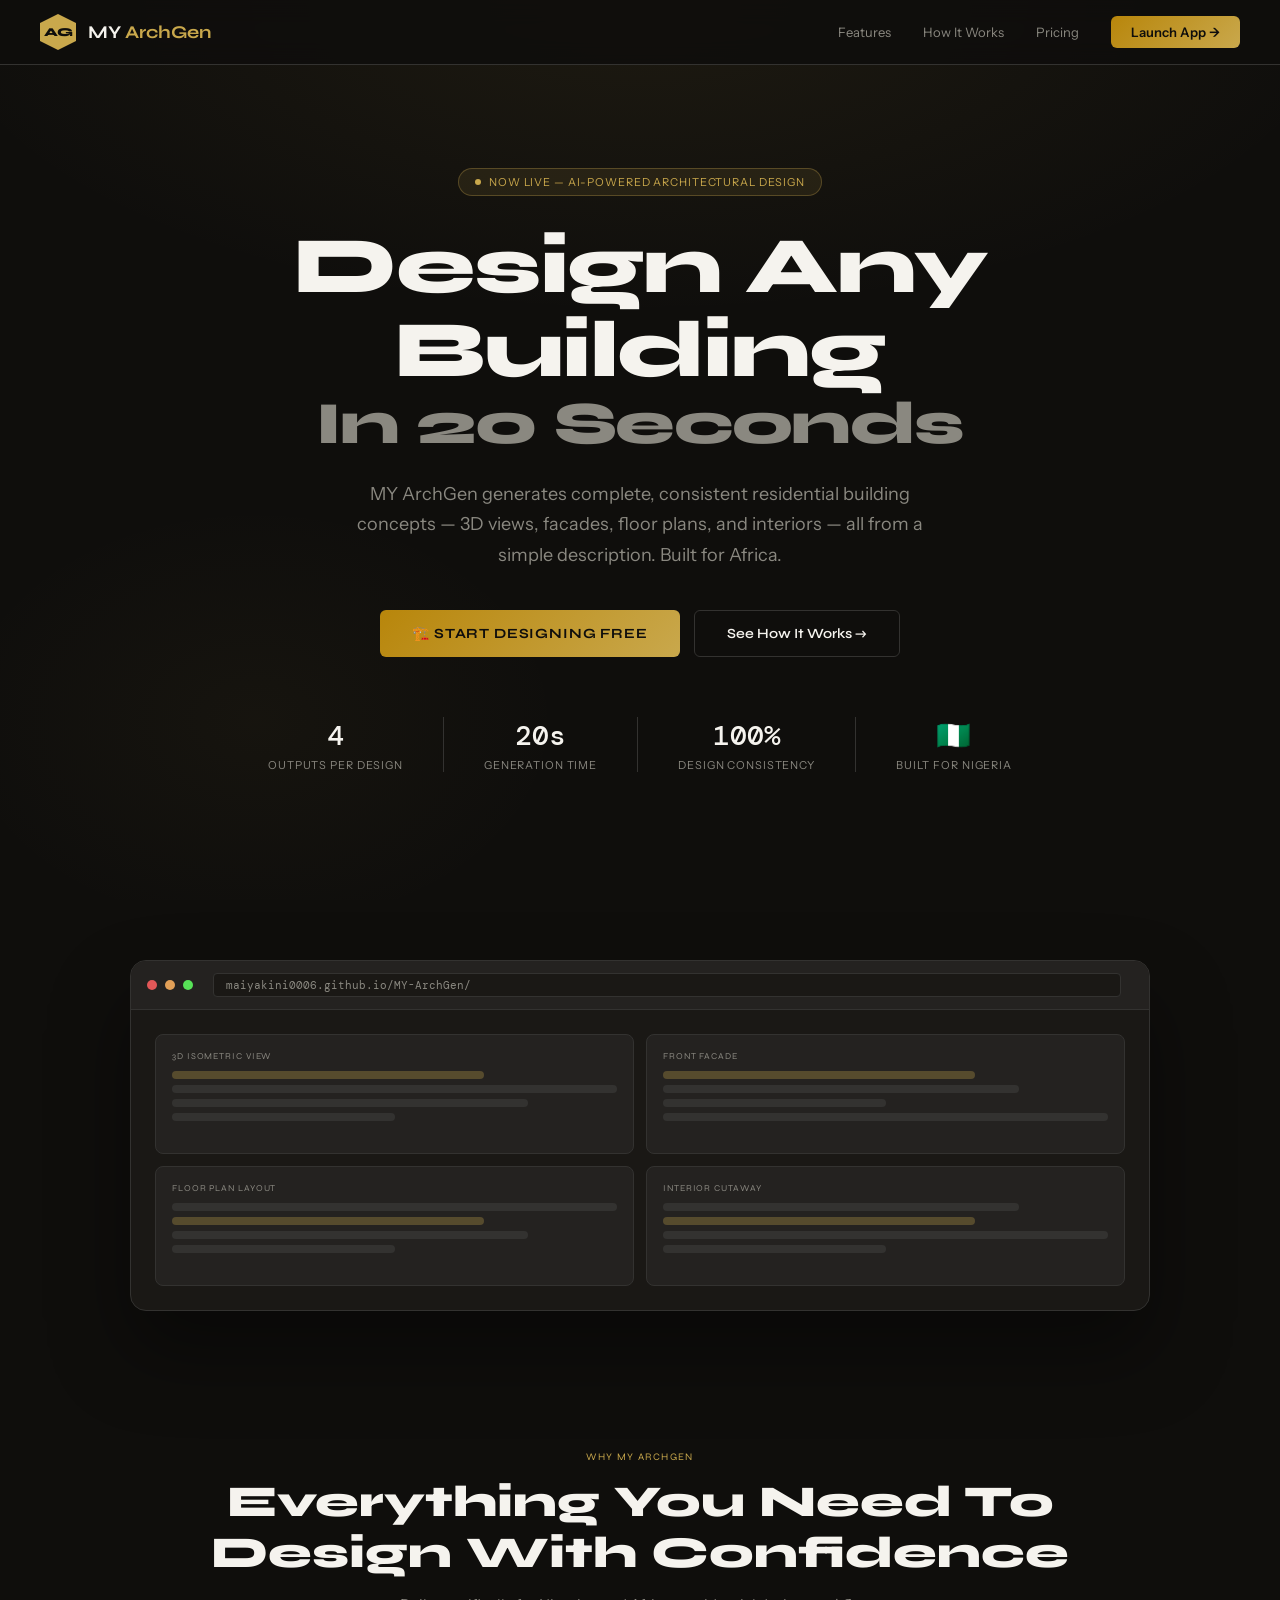
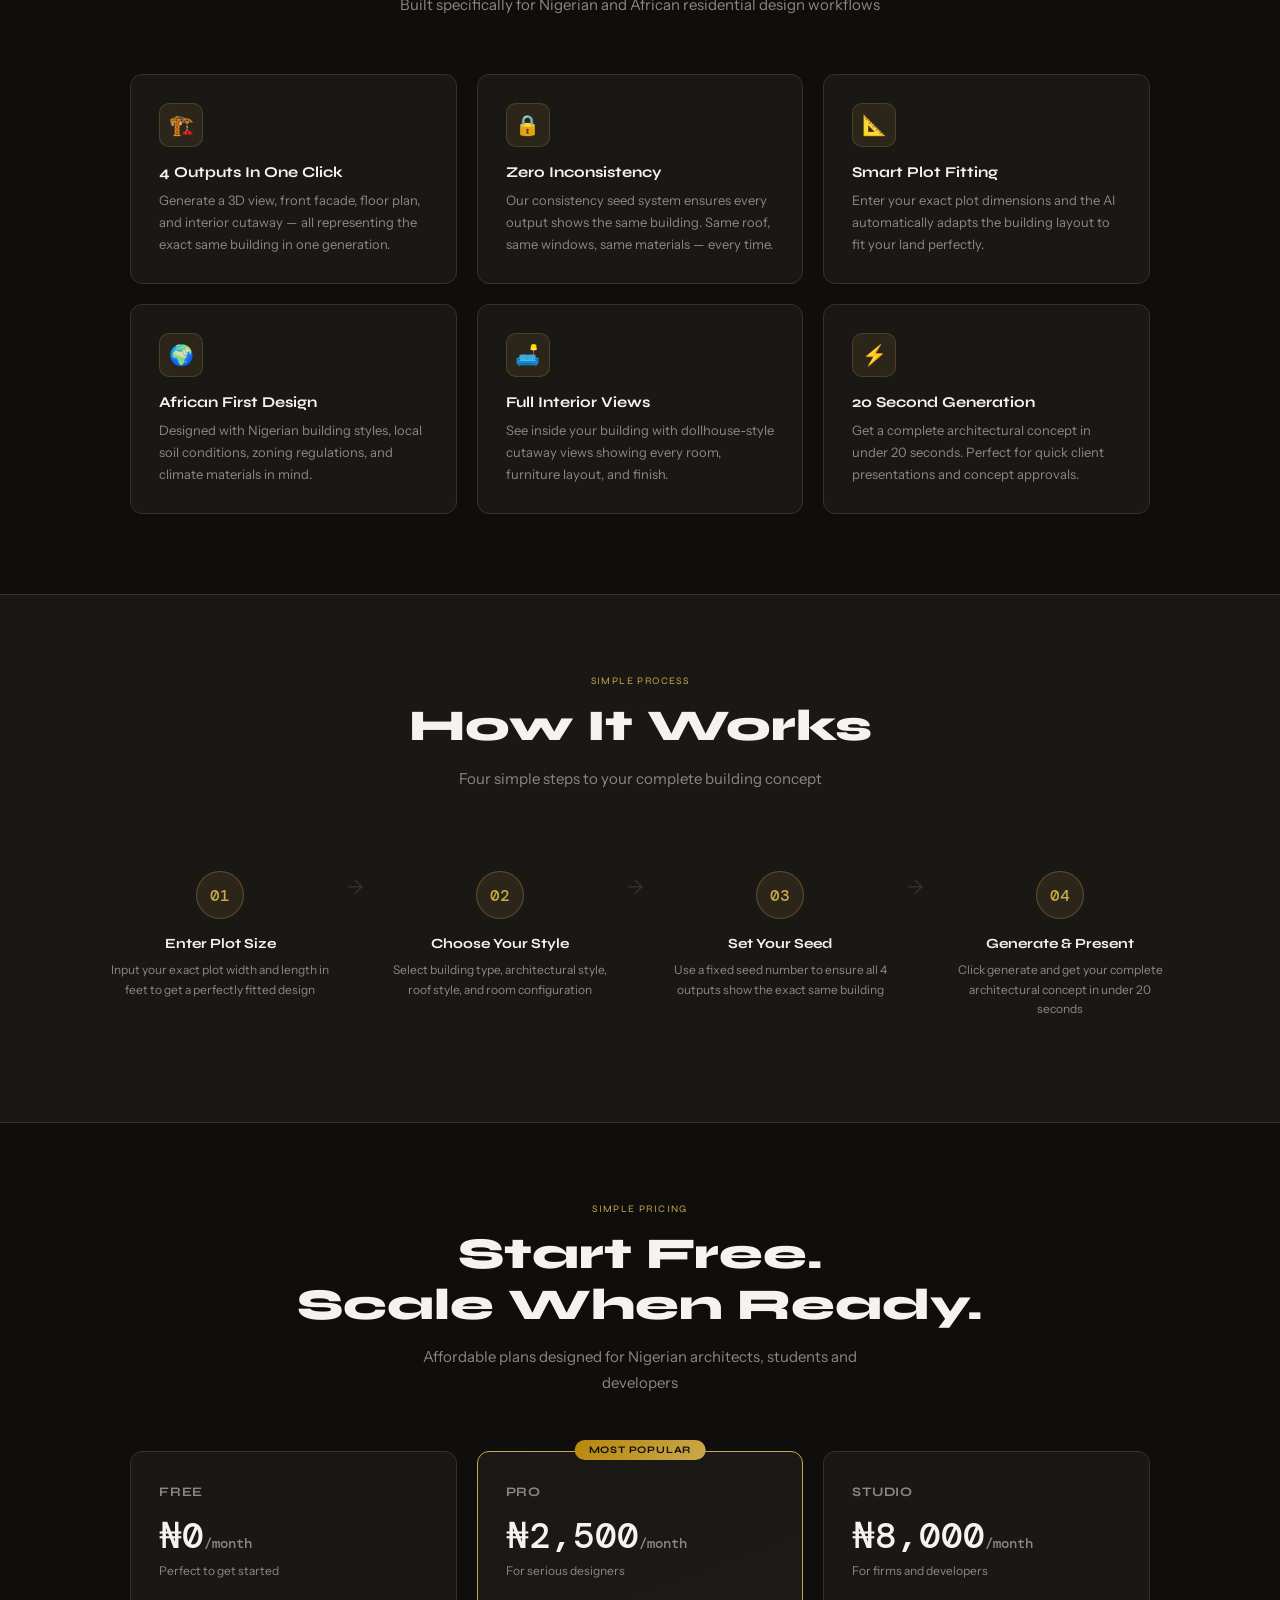
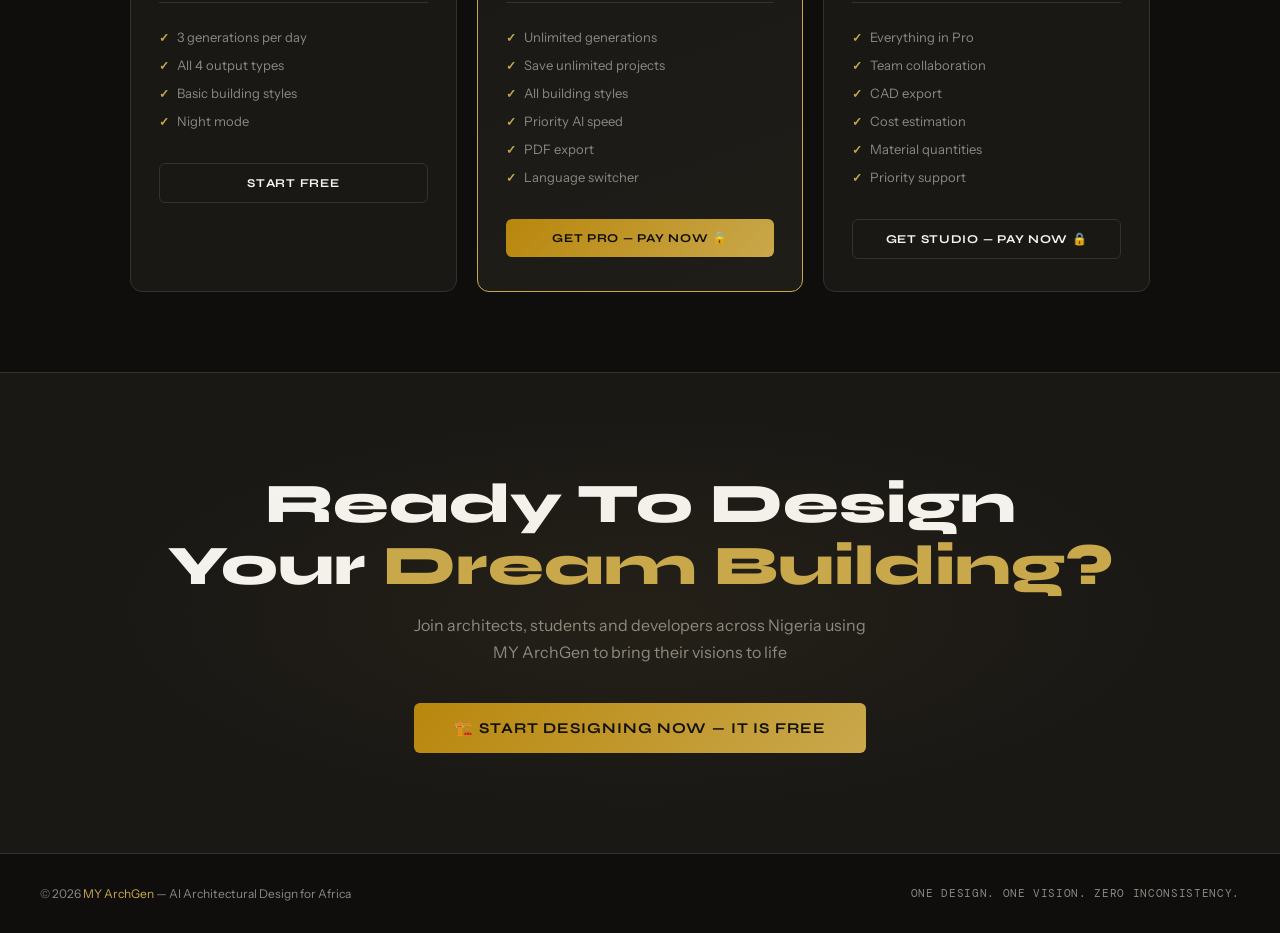
<file: index.html>
<script src="https://js.paystack.co/v1/inline.js"></script>
<!DOCTYPE html>
<html lang="en">
<head>
  <meta charset="UTF-8" />
  <meta name="viewport" content="width=device-width, initial-scale=1.0" />
  <title>MY ArchGen — AI Architectural Design for Africa</title>
  <link rel="preconnect" href="https://fonts.googleapis.com" />
  <link href="https://fonts.googleapis.com/css2?family=Syne:wght@400;600;700;800&family=Instrument+Sans:wght@400;500;600&family=DM+Mono:wght@400;500&display=swap" rel="stylesheet" />
  <script src="https://js.paystack.co/v1/inline.js"></script>
  <style>
    * { margin: 0; padding: 0; box-sizing: border-box; }
    body {
      font-family: 'Instrument Sans', sans-serif;
      background: #0F0E0C;
      color: #F5F3EE;
      overflow-x: hidden;
    }
    .nav {
      position: fixed;
      top: 0; left: 0; right: 0;
      z-index: 100;
      background: rgba(15, 14, 12, 0.85);
      backdrop-filter: blur(12px);
      border-bottom: 1px solid #333230;
      padding: 14px 40px;
      display: flex;
      align-items: center;
      justify-content: space-between;
    }
    .nav-logo {
      display: flex;
      align-items: center;
      gap: 12px;
    }
    .nav-mark {
      width: 36px;
      height: 36px;
      background: #C9A84C;
      color: #0F0E0C;
      font-family: 'Syne', sans-serif;
      font-weight: 800;
      font-size: 12px;
      display: flex;
      align-items: center;
      justify-content: center;
      clip-path: polygon(50% 0%,100% 25%,100% 75%,50% 100%,0% 75%,0% 25%);
    }
    .nav-name {
      font-family: 'Syne', sans-serif;
      font-weight: 700;
      font-size: 18px;
    }
    .nav-name span { color: #C9A84C; }
    .nav-links {
      display: flex;
      align-items: center;
      gap: 32px;
    }
    .nav-links a {
      color: #8A8880;
      text-decoration: none;
      font-size: 13px;
      transition: color 0.2s;
    }
    .nav-links a:hover { color: #F5F3EE; }
    .nav-cta {
      background: linear-gradient(135deg, #B8860B, #C9A84C);
      color: #0F0E0C !important;
      font-weight: 600;
      padding: 8px 20px;
      border-radius: 6px;
      font-size: 13px !important;
      text-decoration: none;
      transition: opacity 0.2s !important;
    }
    .nav-cta:hover { opacity: 0.88; }
    .hero {
      min-height: 100vh;
      display: flex;
      flex-direction: column;
      align-items: center;
      justify-content: center;
      text-align: center;
      padding: 120px 40px 80px;
      position: relative;
      overflow: hidden;
    }
    .hero-bg {
      position: absolute;
      inset: 0;
      background:
        radial-gradient(ellipse 80% 50% at 50% 0%, rgba(201,168,76,0.08) 0%, transparent 70%),
        radial-gradient(ellipse 40% 40% at 20% 80%, rgba(201,168,76,0.04) 0%, transparent 60%);
      pointer-events: none;
    }
    .hero-badge {
      display: inline-flex;
      align-items: center;
      gap: 8px;
      background: rgba(201,168,76,0.1);
      border: 1px solid rgba(201,168,76,0.3);
      color: #C9A84C;
      font-size: 11px;
      padding: 6px 16px;
      border-radius: 20px;
      letter-spacing: 0.08em;
      text-transform: uppercase;
      margin-bottom: 28px;
      animation: fadeUp 0.6s ease both;
    }
    .hero-badge-dot {
      width: 6px;
      height: 6px;
      border-radius: 50%;
      background: #C9A84C;
      animation: pulse 2s infinite;
    }
    @keyframes pulse {
      0%, 100% { opacity: 1; }
      50% { opacity: 0.3; }
    }
    .hero-title {
      font-family: 'Syne', sans-serif;
      font-weight: 800;
      font-size: clamp(42px, 7vw, 80px);
      line-height: 1.05;
      letter-spacing: -0.02em;
      margin-bottom: 24px;
      animation: fadeUp 0.6s ease 0.1s both;
    }
    .hero-title span { color: #C9A84C; }
    .hero-title .line2 {
      display: block;
      color: #8A8880;
      font-size: clamp(32px, 5vw, 60px);
    }
    .hero-sub {
      font-size: clamp(15px, 2vw, 18px);
      color: #8A8880;
      max-width: 580px;
      line-height: 1.7;
      margin-bottom: 40px;
      animation: fadeUp 0.6s ease 0.2s both;
    }
    .hero-buttons {
      display: flex;
      gap: 14px;
      justify-content: center;
      flex-wrap: wrap;
      margin-bottom: 60px;
      animation: fadeUp 0.6s ease 0.3s both;
    }
    .btn-primary {
      background: linear-gradient(135deg, #B8860B, #C9A84C);
      color: #0F0E0C;
      font-family: 'Syne', sans-serif;
      font-weight: 700;
      font-size: 14px;
      letter-spacing: 0.06em;
      text-transform: uppercase;
      padding: 14px 32px;
      border-radius: 6px;
      text-decoration: none;
      transition: opacity 0.2s, transform 0.1s;
      display: inline-flex;
      align-items: center;
      gap: 8px;
      border: none;
      cursor: pointer;
    }
    .btn-primary:hover { opacity: 0.88; transform: translateY(-1px); }
    .btn-secondary {
      background: transparent;
      color: #F5F3EE;
      font-family: 'Syne', sans-serif;
      font-weight: 600;
      font-size: 14px;
      padding: 14px 32px;
      border-radius: 6px;
      border: 1px solid #333230;
      text-decoration: none;
      transition: border-color 0.2s, transform 0.1s;
      display: inline-flex;
      align-items: center;
      gap: 8px;
    }
    .btn-secondary:hover { border-color: #C9A84C; transform: translateY(-1px); }
    .stats-bar {
      display: flex;
      gap: 40px;
      justify-content: center;
      flex-wrap: wrap;
      animation: fadeUp 0.6s ease 0.4s both;
    }
    .stat-item { text-align: center; }
    .stat-val {
      font-family: 'DM Mono', monospace;
      font-size: 28px;
      font-weight: 500;
      color: #F5F3EE;
      display: block;
    }
    .stat-key {
      font-size: 11px;
      color: #8A8880;
      text-transform: uppercase;
      letter-spacing: 0.08em;
      margin-top: 4px;
    }
    .stat-divider {
      width: 1px;
      background: #333230;
      align-self: stretch;
    }
    .preview-section {
      padding: 60px 40px;
      max-width: 1100px;
      margin: 0 auto;
    }
    .preview-frame {
      background: #1A1815;
      border: 1px solid #333230;
      border-radius: 16px;
      overflow: hidden;
      box-shadow: 0 40px 80px rgba(0,0,0,0.4);
    }
    .preview-bar {
      background: #242220;
      border-bottom: 1px solid #333230;
      padding: 12px 16px;
      display: flex;
      align-items: center;
      gap: 8px;
    }
    .preview-dot { width: 10px; height: 10px; border-radius: 50%; }
    .preview-url {
      flex: 1;
      background: #1A1815;
      border: 1px solid #333230;
      border-radius: 4px;
      padding: 4px 12px;
      font-family: 'DM Mono', monospace;
      font-size: 11px;
      color: #8A8880;
      margin: 0 12px;
    }
    .preview-inner {
      padding: 24px;
      display: grid;
      grid-template-columns: 1fr 1fr;
      gap: 12px;
    }
    .preview-card {
      background: #242220;
      border: 1px solid #333230;
      border-radius: 8px;
      padding: 16px;
      min-height: 120px;
    }
    .preview-card-label {
      font-family: 'Syne', sans-serif;
      font-size: 9px;
      letter-spacing: 0.1em;
      text-transform: uppercase;
      color: #8A8880;
      margin-bottom: 10px;
    }
    .preview-line { height: 8px; background: #333230; border-radius: 4px; margin-bottom: 6px; }
    .preview-line.gold { background: rgba(201,168,76,0.3); width: 70%; }
    .preview-line.short { width: 50%; }
    .preview-line.med { width: 80%; }
    .features { padding: 80px 40px; max-width: 1100px; margin: 0 auto; }
    .section-label {
      font-family: 'Syne', sans-serif;
      font-size: 10px;
      letter-spacing: 0.14em;
      text-transform: uppercase;
      color: #C9A84C;
      text-align: center;
      margin-bottom: 14px;
    }
    .section-title {
      font-family: 'Syne', sans-serif;
      font-weight: 800;
      font-size: clamp(28px, 4vw, 44px);
      text-align: center;
      margin-bottom: 14px;
      line-height: 1.15;
    }
    .section-sub {
      text-align: center;
      color: #8A8880;
      font-size: 15px;
      max-width: 500px;
      margin: 0 auto 56px;
      line-height: 1.7;
    }
    .features-grid {
      display: grid;
      grid-template-columns: repeat(3, 1fr);
      gap: 20px;
    }
    .feature-card {
      background: #1A1815;
      border: 1px solid #333230;
      border-radius: 12px;
      padding: 28px;
      transition: border-color 0.2s, transform 0.2s;
    }
    .feature-card:hover { border-color: rgba(201,168,76,0.4); transform: translateY(-3px); }
    .feature-icon {
      width: 44px; height: 44px;
      background: rgba(201,168,76,0.1);
      border: 1px solid rgba(201,168,76,0.2);
      border-radius: 10px;
      display: flex; align-items: center; justify-content: center;
      font-size: 20px; margin-bottom: 16px;
    }
    .feature-title {
      font-family: 'Syne', sans-serif;
      font-weight: 700; font-size: 15px;
      margin-bottom: 8px; color: #F5F3EE;
    }
    .feature-desc { font-size: 13px; color: #8A8880; line-height: 1.7; }
    .how { padding: 80px 40px; background: #1A1815; border-top: 1px solid #333230; border-bottom: 1px solid #333230; }
    .how-inner { max-width: 1100px; margin: 0 auto; }
    .steps-grid { display: grid; grid-template-columns: repeat(4, 1fr); gap: 20px; margin-top: 56px; }
    .step-card { text-align: center; padding: 24px 16px; position: relative; }
    .step-card::after { content: '→'; position: absolute; right: -14px; top: 28px; color: #333230; font-size: 20px; }
    .step-card:last-child::after { display: none; }
    .step-num {
      width: 48px; height: 48px;
      background: rgba(201,168,76,0.1);
      border: 1px solid rgba(201,168,76,0.3);
      border-radius: 50%;
      display: flex; align-items: center; justify-content: center;
      font-family: 'DM Mono', monospace;
      font-size: 16px; font-weight: 500;
      color: #C9A84C; margin: 0 auto 16px;
    }
    .step-title { font-family: 'Syne', sans-serif; font-weight: 700; font-size: 14px; margin-bottom: 8px; color: #F5F3EE; }
    .step-desc { font-size: 12px; color: #8A8880; line-height: 1.6; }
    .pricing { padding: 80px 40px; max-width: 1100px; margin: 0 auto; }
    .pricing-grid { display: grid; grid-template-columns: repeat(3, 1fr); gap: 20px; margin-top: 56px; }
    .price-card {
      background: #1A1815;
      border: 1px solid #333230;
      border-radius: 12px;
      padding: 32px 28px;
      transition: border-color 0.2s;
      position: relative;
    }
    .price-card:hover { border-color: rgba(201,168,76,0.4); }
    .price-card.featured { border-color: #C9A84C; background: linear-gradient(160deg, #1A1815, #1f1d18); }
    .price-popular {
      position: absolute; top: -12px; left: 50%; transform: translateX(-50%);
      background: linear-gradient(135deg, #B8860B, #C9A84C);
      color: #0F0E0C; font-family: 'Syne', sans-serif;
      font-weight: 700; font-size: 10px;
      letter-spacing: 0.08em; text-transform: uppercase;
      padding: 4px 14px; border-radius: 20px; white-space: nowrap;
    }
    .price-plan { font-family: 'Syne', sans-serif; font-weight: 700; font-size: 13px; letter-spacing: 0.06em; text-transform: uppercase; color: #8A8880; margin-bottom: 12px; }
    .price-amount { font-family: 'DM Mono', monospace; font-size: 36px; font-weight: 500; color: #F5F3EE; margin-bottom: 4px; }
    .price-amount span { font-size: 14px; color: #8A8880; }
    .price-period { font-size: 12px; color: #8A8880; margin-bottom: 24px; }
    .price-divider { height: 1px; background: #333230; margin-bottom: 20px; }
    .price-features { list-style: none; margin-bottom: 28px; }
    .price-features li { font-size: 13px; color: #8A8880; padding: 6px 0; display: flex; align-items: center; gap: 8px; }
    .price-features li::before { content: '✓'; color: #C9A84C; font-weight: 700; font-size: 12px; }
    .price-btn {
      width: 100%; padding: 12px; border-radius: 6px;
      font-family: 'Syne', sans-serif; font-weight: 700;
      font-size: 12px; letter-spacing: 0.06em; text-transform: uppercase;
      cursor: pointer; border: none; transition: opacity 0.2s;
      text-decoration: none; display: block; text-align: center;
    }
    .price-btn.outline { background: transparent; border: 1px solid #333230; color: #F5F3EE; }
    .price-btn.outline:hover { border-color: #C9A84C; }
    .price-btn.gold { background: linear-gradient(135deg, #B8860B, #C9A84C); color: #0F0E0C; }
    .price-btn.gold:hover { opacity: 0.88; }
    .cta { padding: 100px 40px; text-align: center; background: #1A1815; border-top: 1px solid #333230; position: relative; overflow: hidden; }
    .cta-bg { position: absolute; inset: 0; background: radial-gradient(ellipse 60% 60% at 50% 50%, rgba(201,168,76,0.06) 0%, transparent 70%); pointer-events: none; }
    .cta-title { font-family: 'Syne', sans-serif; font-weight: 800; font-size: clamp(32px, 5vw, 56px); margin-bottom: 16px; line-height: 1.1; }
    .cta-title span { color: #C9A84C; }
    .cta-sub { color: #8A8880; font-size: 16px; margin-bottom: 36px; max-width: 480px; margin-left: auto; margin-right: auto; line-height: 1.7; }
    .footer { padding: 32px 40px; border-top: 1px solid #333230; display: flex; align-items: center; justify-content: space-between; flex-wrap: wrap; gap: 16px; }
    .footer-copy { font-size: 12px; color: #8A8880; }
    .footer-copy span { color: #C9A84C; }
    .footer-tagline { font-family: 'DM Mono', monospace; font-size: 11px; color: #8A8880; letter-spacing: 0.06em; }
    @keyframes fadeUp { from { opacity: 0; transform: translateY(20px); } to { opacity: 1; transform: translateY(0); } }

    /* ========================
       PAYMENT SUCCESS MODAL
    ======================== */
    .pay-modal {
      display: none; position: fixed; inset: 0;
      background: rgba(0,0,0,0.8); z-index: 1000;
      align-items: center; justify-content: center;
      backdrop-filter: blur(6px);
    }
    .pay-modal.show { display: flex; }
    .pay-modal-box {
      background: #1A1815;
      border: 1px solid #C9A84C;
      border-radius: 16px; padding: 40px;
      width: 100%; max-width: 420px;
      margin: 20px; text-align: center;
    }
    .pay-modal-icon { font-size: 56px; margin-bottom: 16px; }
    .pay-modal-title { font-family: 'Syne', sans-serif; font-weight: 800; font-size: 24px; color: #F5F3EE; margin-bottom: 8px; }
    .pay-modal-sub { font-size: 14px; color: #8A8880; margin-bottom: 24px; line-height: 1.6; }
    .pay-modal-btn {
      display: block; width: 100%; padding: 14px;
      background: linear-gradient(135deg, #B8860B, #C9A84C);
      border: none; color: #0F0E0C;
      font-family: 'Syne', sans-serif; font-weight: 700;
      font-size: 13px; letter-spacing: 0.08em;
      text-transform: uppercase; border-radius: 8px;
      cursor: pointer; text-decoration: none;
      transition: opacity 0.2s;
    }
    .pay-modal-btn:hover { opacity: 0.88; }

    /* Payment email modal */
    .email-modal {
      display: none; position: fixed; inset: 0;
      background: rgba(0,0,0,0.8); z-index: 1000;
      align-items: center; justify-content: center;
      backdrop-filter: blur(6px);
    }
    .email-modal.show { display: flex; }
    .email-modal-box {
      background: #1A1815;
      border: 1px solid #333230;
      border-radius: 16px; padding: 36px;
      width: 100%; max-width: 400px; margin: 20px;
    }
    .email-modal-title { font-family: 'Syne', sans-serif; font-weight: 800; font-size: 20px; color: #F5F3EE; margin-bottom: 6px; }
    .email-modal-sub { font-size: 13px; color: #8A8880; margin-bottom: 20px; line-height: 1.6; }
    .email-modal-plan { background: rgba(201,168,76,0.1); border: 1px solid rgba(201,168,76,0.3); border-radius: 8px; padding: 12px 16px; margin-bottom: 20px; display: flex; justify-content: space-between; align-items: center; }
    .email-modal-plan-name { font-family: 'Syne', sans-serif; font-weight: 700; font-size: 14px; color: #C9A84C; }
    .email-modal-plan-price { font-family: 'DM Mono', monospace; font-size: 16px; color: #F5F3EE; }
    .email-modal-input {
      width: 100%; background: #242220;
      border: 1px solid #333230; color: #F5F3EE;
      border-radius: 8px; font-family: 'Instrument Sans', sans-serif;
      font-size: 14px; padding: 11px 14px;
      outline: none; margin-bottom: 14px;
      transition: border-color 0.2s;
    }
    .email-modal-input:focus { border-color: #C9A84C; }
    .email-modal-input::placeholder { color: #555250; }
    .email-modal-btns { display: flex; gap: 10px; }
    .email-modal-cancel {
      flex: 1; padding: 11px;
      background: transparent; border: 1px solid #333230;
      color: #8A8880; font-family: 'Syne', sans-serif;
      font-weight: 600; font-size: 12px;
      border-radius: 6px; cursor: pointer; transition: all 0.2s;
    }
    .email-modal-cancel:hover { border-color: #8A8880; }
    .email-modal-pay {
      flex: 2; padding: 11px;
      background: linear-gradient(135deg, #B8860B, #C9A84C);
      border: none; color: #0F0E0C;
      font-family: 'Syne', sans-serif; font-weight: 700;
      font-size: 12px; letter-spacing: 0.06em;
      text-transform: uppercase; border-radius: 6px;
      cursor: pointer; transition: opacity 0.2s;
    }
    .email-modal-pay:hover { opacity: 0.88; }

    @media (max-width: 768px) {
      .nav { padding: 12px 20px; }
      .nav-links { display: none; }
      .hero { padding: 100px 20px 60px; }
      .stats-bar { gap: 20px; }
      .stat-divider { display: none; }
      .features { padding: 60px 20px; }
      .features-grid { grid-template-columns: 1fr; }
      .steps-grid { grid-template-columns: 1fr 1fr; }
      .step-card::after { display: none; }
      .pricing-grid { grid-template-columns: 1fr; }
      .how { padding: 60px 20px; }
      .pricing { padding: 60px 20px; }
      .cta { padding: 60px 20px; }
      .footer { flex-direction: column; text-align: center; }
      .preview-inner { grid-template-columns: 1fr; }
    }
  </style>
</head>
<body>

  <!-- EMAIL MODAL -->
  <div class="email-modal" id="emailModal">
    <div class="email-modal-box">
      <div class="email-modal-title">💳 Complete Payment</div>
      <div class="email-modal-sub">Enter your email to proceed with payment</div>
      <div class="email-modal-plan">
        <div class="email-modal-plan-name" id="modalPlanName">Pro Plan</div>
        <div class="email-modal-plan-price" id="modalPlanPrice">₦2,500/mo</div>
      </div>
      <input
        type="email"
        class="email-modal-input"
        id="payerEmail"
        placeholder="your@email.com"
      />
      <div class="email-modal-btns">
        <button class="email-modal-cancel" onclick="closeEmailModal()">Cancel</button>
        <button class="email-modal-pay" onclick="processPayment()">Pay Now 🔒</button>
      </div>
    </div>
  </div>

  <!-- SUCCESS MODAL -->
  <div class="pay-modal" id="successModal">
    <div class="pay-modal-box">
      <div class="pay-modal-icon">🎉</div>
      <div class="pay-modal-title">Payment Successful!</div>
      <div class="pay-modal-sub" id="successMsg">
        Welcome to MY ArchGen Pro! Your account has been upgraded. You now have unlimited generations and all premium features.
      </div>
      <a href="auth.html" class="pay-modal-btn">Start Designing Now →</a>
    </div>
  </div>

  <nav class="nav">
    <div class="nav-logo">
      <div class="nav-mark">AG</div>
      <div class="nav-name">MY <span>ArchGen</span></div>
    </div>
    <div class="nav-links">
      <a href="#features">Features</a>
      <a href="#how">How It Works</a>
      <a href="#pricing">Pricing</a>
      <a href="auth.html" class="nav-cta">Launch App →</a>
    </div>
  </nav>

  <section class="hero">
    <div class="hero-bg"></div>
    <div class="hero-badge">
      <div class="hero-badge-dot"></div>
      Now Live — AI-Powered Architectural Design
    </div>
    <h1 class="hero-title">
      Design Any Building
      <span class="line2">In 20 Seconds</span>
    </h1>
    <p class="hero-sub">
      MY ArchGen generates complete, consistent residential building concepts — 3D views, facades, floor plans, and interiors — all from a simple description. Built for Africa.
    </p>
    <div class="hero-buttons">
      <a href="auth.html" class="btn-primary">🏗️ Start Designing Free</a>
      <a href="#how" class="btn-secondary">See How It Works →</a>
    </div>
    <div class="stats-bar">
      <div class="stat-item"><span class="stat-val">4</span><div class="stat-key">Outputs Per Design</div></div>
      <div class="stat-divider"></div>
      <div class="stat-item"><span class="stat-val">20s</span><div class="stat-key">Generation Time</div></div>
      <div class="stat-divider"></div>
      <div class="stat-item"><span class="stat-val">100%</span><div class="stat-key">Design Consistency</div></div>
      <div class="stat-divider"></div>
      <div class="stat-item"><span class="stat-val">🇳🇬</span><div class="stat-key">Built For Nigeria</div></div>
    </div>
  </section>

  <section class="preview-section">
    <div class="preview-frame">
      <div class="preview-bar">
        <div class="preview-dot" style="background:#E25757"></div>
        <div class="preview-dot" style="background:#E2A057"></div>
        <div class="preview-dot" style="background:#57E257"></div>
        <div class="preview-url">maiyakini0006.github.io/MY-ArchGen/</div>
      </div>
      <div class="preview-inner">
        <div class="preview-card"><div class="preview-card-label">3D Isometric View</div><div class="preview-line gold"></div><div class="preview-line"></div><div class="preview-line med"></div><div class="preview-line short"></div></div>
        <div class="preview-card"><div class="preview-card-label">Front Facade</div><div class="preview-line gold"></div><div class="preview-line med"></div><div class="preview-line short"></div><div class="preview-line"></div></div>
        <div class="preview-card"><div class="preview-card-label">Floor Plan Layout</div><div class="preview-line"></div><div class="preview-line gold"></div><div class="preview-line med"></div><div class="preview-line short"></div></div>
        <div class="preview-card"><div class="preview-card-label">Interior Cutaway</div><div class="preview-line med"></div><div class="preview-line gold"></div><div class="preview-line"></div><div class="preview-line short"></div></div>
      </div>
    </div>
  </section>

  <section class="features" id="features">
    <div class="section-label">Why MY ArchGen</div>
    <h2 class="section-title">Everything You Need To<br>Design With Confidence</h2>
    <p class="section-sub">Built specifically for Nigerian and African residential design workflows</p>
    <div class="features-grid">
      <div class="feature-card"><div class="feature-icon">🏗️</div><div class="feature-title">4 Outputs In One Click</div><div class="feature-desc">Generate a 3D view, front facade, floor plan, and interior cutaway — all representing the exact same building in one generation.</div></div>
      <div class="feature-card"><div class="feature-icon">🔒</div><div class="feature-title">Zero Inconsistency</div><div class="feature-desc">Our consistency seed system ensures every output shows the same building. Same roof, same windows, same materials — every time.</div></div>
      <div class="feature-card"><div class="feature-icon">📐</div><div class="feature-title">Smart Plot Fitting</div><div class="feature-desc">Enter your exact plot dimensions and the AI automatically adapts the building layout to fit your land perfectly.</div></div>
      <div class="feature-card"><div class="feature-icon">🌍</div><div class="feature-title">African First Design</div><div class="feature-desc">Designed with Nigerian building styles, local soil conditions, zoning regulations, and climate materials in mind.</div></div>
      <div class="feature-card"><div class="feature-icon">🛋️</div><div class="feature-title">Full Interior Views</div><div class="feature-desc">See inside your building with dollhouse-style cutaway views showing every room, furniture layout, and finish.</div></div>
      <div class="feature-card"><div class="feature-icon">⚡</div><div class="feature-title">20 Second Generation</div><div class="feature-desc">Get a complete architectural concept in under 20 seconds. Perfect for quick client presentations and concept approvals.</div></div>
    </div>
  </section>

  <section class="how" id="how">
    <div class="how-inner">
      <div class="section-label">Simple Process</div>
      <h2 class="section-title" style="text-align:center">How It Works</h2>
      <p class="section-sub">Four simple steps to your complete building concept</p>
      <div class="steps-grid">
        <div class="step-card"><div class="step-num">01</div><div class="step-title">Enter Plot Size</div><div class="step-desc">Input your exact plot width and length in feet to get a perfectly fitted design</div></div>
        <div class="step-card"><div class="step-num">02</div><div class="step-title">Choose Your Style</div><div class="step-desc">Select building type, architectural style, roof style, and room configuration</div></div>
        <div class="step-card"><div class="step-num">03</div><div class="step-title">Set Your Seed</div><div class="step-desc">Use a fixed seed number to ensure all 4 outputs show the exact same building</div></div>
        <div class="step-card"><div class="step-num">04</div><div class="step-title">Generate & Present</div><div class="step-desc">Click generate and get your complete architectural concept in under 20 seconds</div></div>
      </div>
    </div>
  </section>

  <section class="pricing" id="pricing">
    <div class="section-label">Simple Pricing</div>
    <h2 class="section-title">Start Free.<br>Scale When Ready.</h2>
    <p class="section-sub">Affordable plans designed for Nigerian architects, students and developers</p>
    <div class="pricing-grid">

      <!-- FREE PLAN -->
      <div class="price-card">
        <div class="price-plan">Free</div>
        <div class="price-amount">₦0<span>/month</span></div>
        <div class="price-period">Perfect to get started</div>
        <div class="price-divider"></div>
        <ul class="price-features">
          <li>3 generations per day</li>
          <li>All 4 output types</li>
          <li>Basic building styles</li>
          <li>Night mode</li>
        </ul>
        <a href="auth.html" class="price-btn outline">Start Free</a>
      </div>

      <!-- PRO PLAN -->
      <div class="price-card featured">
        <div class="price-popular">Most Popular</div>
        <div class="price-plan">Pro</div>
        <div class="price-amount">₦2,500<span>/month</span></div>
        <div class="price-period">For serious designers</div>
        <div class="price-divider"></div>
        <ul class="price-features">
          <li>Unlimited generations</li>
          <li>Save unlimited projects</li>
          <li>All building styles</li>
          <li>Priority AI speed</li>
          <li>PDF export</li>
          <li>Language switcher</li>
        </ul>
        <button class="price-btn gold" onclick="openPayment('Pro Plan', 250000, 'pro')">
          Get Pro — Pay Now 🔒
        </button>
      </div>

      <!-- STUDIO PLAN -->
      <div class="price-card">
        <div class="price-plan">Studio</div>
        <div class="price-amount">₦8,000<span>/month</span></div>
        <div class="price-period">For firms and developers</div>
        <div class="price-divider"></div>
        <ul class="price-features">
          <li>Everything in Pro</li>
          <li>Team collaboration</li>
          <li>CAD export</li>
          <li>Cost estimation</li>
          <li>Material quantities</li>
          <li>Priority support</li>
        </ul>
        <button class="price-btn outline" onclick="openPayment('Studio Plan', 800000, 'studio')">
          Get Studio — Pay Now 🔒
        </button>
      </div>

    </div>
  </section>

  <section class="cta">
    <div class="cta-bg"></div>
    <h2 class="cta-title">Ready To Design<br>Your <span>Dream Building?</span></h2>
    <p class="cta-sub">Join architects, students and developers across Nigeria using MY ArchGen to bring their visions to life</p>
    <a href="auth.html" class="btn-primary" style="font-size:15px; padding:16px 40px;">
      🏗️ Start Designing Now — It Is Free
    </a>
  </section>

  <footer class="footer">
    <div class="footer-copy">© 2026 <span>MY ArchGen</span> — AI Architectural Design for Africa</div>
    <div class="footer-tagline">ONE DESIGN. ONE VISION. ZERO INCONSISTENCY.</div>
  </footer>

 <script>
  // ========================
  // PAYSTACK PAYMENT
  // ========================

  const PAYSTACK_KEY = 'pk_test_f074a3cedc28b97c22493e95544ed014f6405a4f';

  let currentPlan   = '';
  let currentAmount = 0;
  let currentPlanId = '';

  function openPayment(planName, amount, planId) {
    currentPlan   = planName;
    currentAmount = amount;
    currentPlanId = planId;

    document.getElementById('modalPlanName').textContent  = planName;
    document.getElementById('modalPlanPrice').textContent =
      planId === 'pro' ? '₦2,500/mo' : '₦8,000/mo';

    // Pre-fill email if logged in
    const session = localStorage.getItem('archgen_session');
    if (session) {
      try {
        const user = JSON.parse(session);
        if (user.email) document.getElementById('payerEmail').value = user.email;
      } catch(e) {}
    }

    document.getElementById('emailModal').classList.add('show');
    document.getElementById('payerEmail').focus();
  }

  function closeEmailModal() {
    document.getElementById('emailModal').classList.remove('show');
    document.getElementById('payerEmail').value = '';
  }

  function processPayment() {
    const email = document.getElementById('payerEmail').value.trim();

    if (!email || !email.includes('@')) {
      document.getElementById('payerEmail').style.borderColor = '#E24B4A';
      setTimeout(() => {
        document.getElementById('payerEmail').style.borderColor = '';
      }, 2000);
      return;
    }

    closeEmailModal();

    try {
      const handler = PaystackPop.setup({
        key:      PAYSTACK_KEY,
        email:    email,
        amount:   currentAmount,
        currency: 'NGN',
        ref:      'ARCHGEN_' + Date.now() + '_' + Math.floor(Math.random() * 1000000),
        metadata: {
          custom_fields: [
            { display_name: 'Plan',  variable_name: 'plan',  value: currentPlan },
            { display_name: 'App',   variable_name: 'app',   value: 'MY ArchGen' }
          ]
        },
        callback: function(response) {
          paymentSuccess(email, response.reference);
        },
        onClose: function() {
          console.log('Payment window closed');
        }
      });

      handler.openIframe();

    } catch(err) {
      alert('Payment error: ' + err.message + '\n\nPlease make sure you are connected to the internet.');
    }
  }

  function paymentSuccess(email, reference) {
    // Update session if logged in
    const session = localStorage.getItem('archgen_session');
    if (session) {
      try {
        const user    = JSON.parse(session);
        user.plan     = currentPlanId;
        user.planName = currentPlan;
        user.paidAt   = new Date().toISOString();
        user.payRef   = reference;
        localStorage.setItem('archgen_session', JSON.stringify(user));
      } catch(e) {}
    }

    // Update users list so plan persists after logout
    try {
      const users = JSON.parse(localStorage.getItem('archgen_users') || '[]');
      const idx   = users.findIndex(u => u.email === email);
      if (idx !== -1) {
        users[idx].plan     = currentPlanId;
        users[idx].planName = currentPlan;
        users[idx].paidAt   = new Date().toISOString();
        users[idx].payRef   = reference;
        localStorage.setItem('archgen_users', JSON.stringify(users));
      }
    } catch(e) {}

    // Show success
    document.getElementById('successMsg').textContent =
      'Welcome to MY ArchGen ' + currentPlan + '! ' +
      'Your account is now upgraded. ' +
      'Payment Ref: ' + reference;
    document.getElementById('successModal').classList.add('show');
  }

  // Close success modal when clicking button
  document.addEventListener('DOMContentLoaded', function() {
    const closeBtn = document.querySelector('.pay-modal-btn');
    if (closeBtn) {
      closeBtn.addEventListener('click', function() {
        window.location.href = 'app.html';
      });
    }
  });

  // Allow pressing Enter on email input
  document.addEventListener('DOMContentLoaded', function() {
    const emailInput = document.getElementById('payerEmail');
    if (emailInput) {
      emailInput.addEventListener('keypress', function(e) {
        if (e.key === 'Enter') processPayment();
      });
    }
  });
</script>
</file>
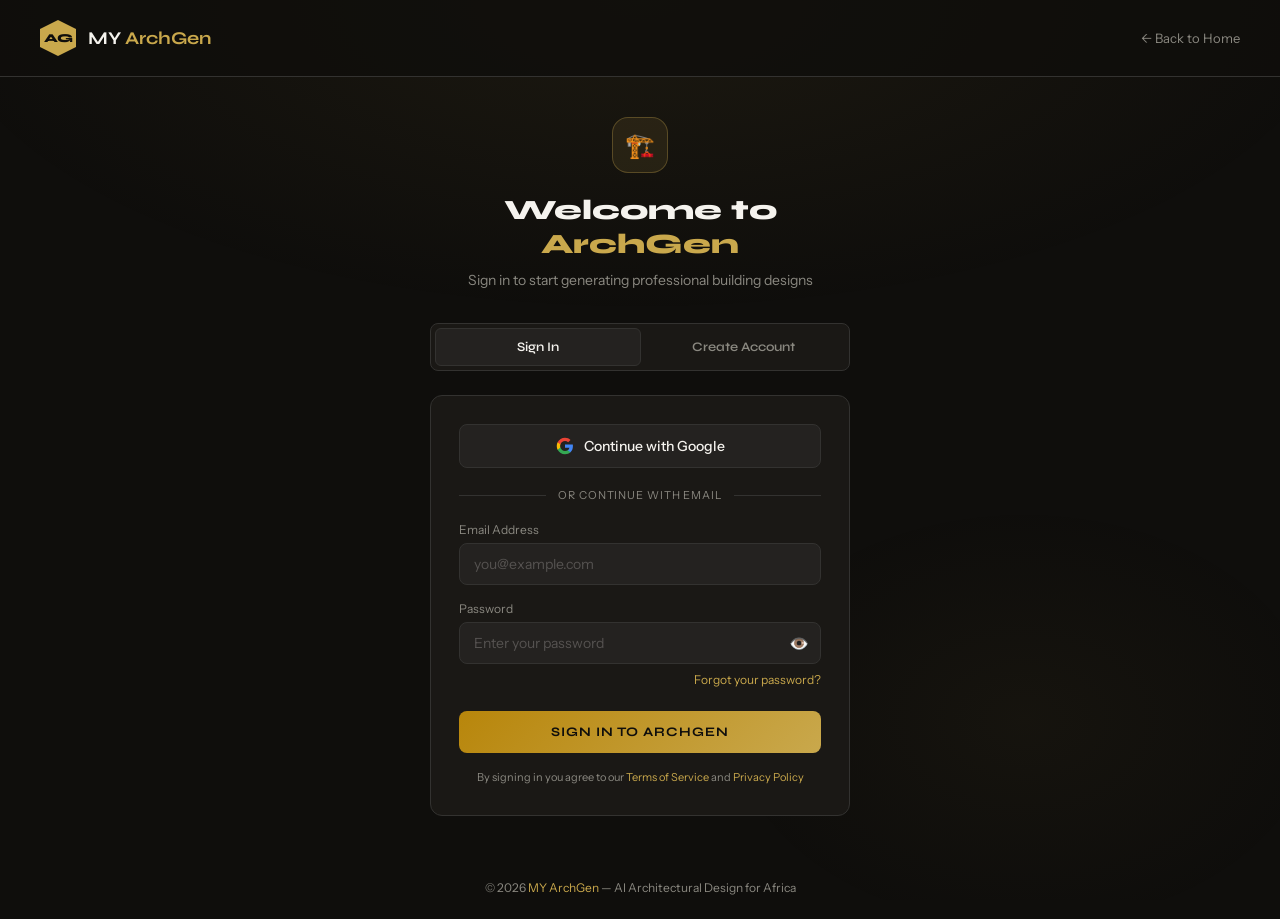
<file: app.html>
<!DOCTYPE html>
<html lang="en">
<head>
  <meta charset="UTF-8" />
  <meta name="viewport" content="width=device-width, initial-scale=1.0" />
  <title>MY ArchGen — AI Architectural Design</title>
  <link rel="stylesheet" href="style.css" />
  <link href="https://fonts.googleapis.com/css2?family=Syne:wght@400;600;700;800&family=Instrument+Sans:wght@400;500;600&family=DM+Mono:wght@400;500&display=swap" rel="stylesheet" />
</head>
<body>

  <!-- LOGIN CHECK -->
  <div id="authCheck" style="
    position:fixed;inset:0;background:#0F0E0C;
    display:flex;align-items:center;justify-content:center;
    z-index:9999;flex-direction:column;gap:16px;">
    <div style="width:48px;height:48px;border:2px solid #333230;
      border-top-color:#C9A84C;border-radius:50%;
      animation:spin 0.8s linear infinite;"></div>
    <div style="font-family:'Syne',sans-serif;font-size:13px;color:#8A8880;">
      Checking your session...
    </div>
  </div>

  <!-- UPGRADE MODAL -->
  <div class="upgrade-modal" id="upgradeModal">
    <div class="upgrade-modal-box">
      <div class="upgrade-modal-icon">⚡</div>
      <div class="upgrade-modal-title" id="upgradeTitle">Upgrade to Pro</div>
      <div class="upgrade-modal-sub" id="upgradeSubtitle">Get unlimited access to all features</div>
      <div class="upgrade-features">
        <div class="upgrade-feature">✓ Unlimited generations every day</div>
        <div class="upgrade-feature">✓ Save unlimited projects</div>
        <div class="upgrade-feature">✓ Full technical specifications</div>
        <div class="upgrade-feature">✓ All 6 languages</div>
        <div class="upgrade-feature">✓ Advanced settings & colors</div>
        <div class="upgrade-feature">✓ Remove watermarks</div>
        <div class="upgrade-feature">✓ AI Chat Assistant + Voice</div>
      </div>
      <div class="upgrade-price">₦2,500 <span>/month</span></div>
      <a href="index.html#pricing" class="upgrade-btn-pay">⚡ Upgrade Now</a>
      <button class="upgrade-btn-close" onclick="closeUpgradeModal()">Maybe Later</button>
    </div>
  </div>

  <!-- SETTINGS OVERLAY -->
  <div class="settings-overlay" id="settingsOverlay" onclick="closeSettings()"></div>

  <!-- SETTINGS PANEL -->
  <div class="settings-panel" id="settingsPanel">
    <div class="settings-header">
      <div class="settings-title">⚙️ Settings</div>
      <button class="settings-close" onclick="closeSettings()">✕</button>
    </div>
    <div class="settings-body">

      <div class="settings-section">
        <div class="settings-section-title">👤 Account</div>
        <div class="account-avatar-row">
          <div class="account-avatar-big" id="settingsAvatar">--</div>
          <div class="account-avatar-info">
            <div class="account-avatar-name" id="settingsName">User</div>
            <div class="account-avatar-email" id="settingsEmail">user@email.com</div>
            <div class="account-plan-badge" id="planBadge">Free Plan</div>
          </div>
        </div>
        <div class="settings-field">
          <label class="settings-label">Full Name</label>
          <input type="text" class="settings-input" id="newName" placeholder="Enter new name" />
        </div>
        <div class="settings-field">
          <label class="settings-label">Email Address</label>
          <input type="email" class="settings-input" id="newEmail" placeholder="Enter new email" />
        </div>
        <div class="settings-field">
          <label class="settings-label">New Password</label>
          <input type="password" class="settings-input" id="newPassword" placeholder="Enter new password" />
        </div>
        <div class="settings-field">
          <label class="settings-label">Confirm Password</label>
          <input type="password" class="settings-input" id="confirmPassword" placeholder="Confirm new password" />
        </div>
        <button class="settings-btn-save" onclick="saveAccount()">Save Account Changes</button>
        <div class="settings-msg" id="accountMsg"></div>
      </div>

      <div class="settings-section">
        <div class="settings-section-title">🎨 Appearance</div>
        <div class="settings-field">
          <label class="settings-label">Theme</label>
          <div class="theme-toggle-row">
            <button class="theme-btn active" id="themeDark" onclick="setTheme('dark')">🌙 Dark Mode</button>
            <button class="theme-btn" id="themeLight" onclick="setTheme('light')">☀️ Light Mode</button>
          </div>
        </div>
        <div class="settings-field">
          <label class="settings-label">Accent Color</label>
          <div class="color-picker-row">
            <div class="color-dot active" style="background:#C9A84C" onclick="setAccent('#C9A84C','#B8860B')"></div>
            <div class="color-dot" style="background:#4CAF50" onclick="setAccent('#4CAF50','#388E3C')"></div>
            <div class="color-dot" style="background:#2196F3" onclick="setAccent('#2196F3','#1565C0')"></div>
            <div class="color-dot" style="background:#E91E63" onclick="setAccent('#E91E63','#C2185B')"></div>
            <div class="color-dot" style="background:#9C27B0" onclick="setAccent('#9C27B0','#6A1B9A')"></div>
            <div class="color-dot" style="background:#FF5722" onclick="setAccent('#FF5722','#E64A19')"></div>
          </div>
        </div>
      </div>

      <div class="settings-section">
        <div class="settings-section-title">🌍 Language</div>
        <div class="language-grid">
          <button class="lang-btn active" onclick="setLanguage('en')" id="lang-en">🇬🇧 English</button>
          <button class="lang-btn" onclick="setLanguage('ha')" id="lang-ha">🇳🇬 Hausa</button>
          <button class="lang-btn" onclick="setLanguage('yo')" id="lang-yo">🇳🇬 Yoruba</button>
          <button class="lang-btn" onclick="setLanguage('ig')" id="lang-ig">🇳🇬 Igbo</button>
          <button class="lang-btn" onclick="setLanguage('fr')" id="lang-fr">🇫🇷 Français</button>
          <button class="lang-btn" onclick="setLanguage('ar')" id="lang-ar">🇸🇦 العربية</button>
        </div>
      </div>

      <div class="settings-section">
        <div class="settings-section-title">💳 Subscription</div>
        <div class="plan-card-current">
          <div class="plan-card-top">
            <div class="plan-name" id="currentPlanName">Free Plan</div>
            <div class="plan-price" id="currentPlanPrice">₦0/month</div>
          </div>
          <div class="plan-features-list">
            <div class="plan-feature">✓ 3 generations per day</div>
            <div class="plan-feature">✓ All 4 output types</div>
            <div class="plan-feature">✓ Night mode</div>
          </div>
          <button class="btn-upgrade" onclick="closeSettings();window.location.href='index.html#pricing'">
            ⚡ Upgrade to Pro — ₦2,500/month
          </button>
        </div>
      </div>

      <div class="settings-section">
        <div class="settings-section-title">🔮 Coming Soon</div>
        <div class="coming-soon-list">
          <div class="coming-soon-item"><span class="coming-soon-icon">🔔</span><div><div class="coming-soon-name">Notifications</div><div class="coming-soon-desc">Get alerts when designs are ready</div></div><span class="coming-soon-tag">Soon</span></div>
          <div class="coming-soon-item"><span class="coming-soon-icon">📤</span><div><div class="coming-soon-name">PDF Export</div><div class="coming-soon-desc">Download designs as PDF files</div></div><span class="coming-soon-tag">Soon</span></div>
          <div class="coming-soon-item"><span class="coming-soon-icon">📐</span><div><div class="coming-soon-name">CAD Export</div><div class="coming-soon-desc">Export to AutoCAD format</div></div><span class="coming-soon-tag">Soon</span></div>
          <div class="coming-soon-item"><span class="coming-soon-icon">💰</span><div><div class="coming-soon-name">Cost Estimator</div><div class="coming-soon-desc">Material and labour cost estimates</div></div><span class="coming-soon-tag">Soon</span></div>
          <div class="coming-soon-item"><span class="coming-soon-icon">🏠</span><div><div class="coming-soon-name">Left & Right Views</div><div class="coming-soon-desc">Complete 360° building views</div></div><span class="coming-soon-tag">Soon</span></div>
          <div class="coming-soon-item"><span class="coming-soon-icon">🤝</span><div><div class="coming-soon-name">Team Collaboration</div><div class="coming-soon-desc">Share projects with your team</div></div><span class="coming-soon-tag">Soon</span></div>
        </div>
      </div>

      <div class="settings-section">
        <div class="settings-section-title">⚠️ Danger Zone</div>
        <button class="btn-danger" onclick="deleteAccount()">🗑️ Delete My Account</button>
        <button class="btn-signout-full" onclick="signOutFull()">🚪 Sign Out</button>
      </div>

    </div>
  </div>

  <!-- ========================
       CHAT ASSISTANT DRAWER
  ======================== -->
  <div class="chat-overlay" id="chatOverlay" onclick="closeChat()"></div>

  <div class="chat-drawer" id="chatDrawer">
    <div class="chat-header">
      <div class="chat-header-info">
        <div class="chat-avatar">🏗️</div>
        <div>
          <div class="chat-name">ArchGen Assistant</div>
          <div class="chat-status" id="chatStatus">
            <span class="chat-status-dot"></span> Online
          </div>
        </div>
      </div>
      <div class="chat-header-actions">
        <button class="chat-voice-toggle" id="voiceToggle" onclick="toggleVoice()" title="Toggle voice">🔊</button>
        <button class="chat-close" onclick="closeChat()">✕</button>
      </div>
    </div>

    <div class="chat-messages" id="chatMessages">
      <div class="chat-msg assistant">
        <div class="chat-msg-avatar">🏗️</div>
        <div class="chat-msg-bubble">
          <div class="chat-msg-text" id="welcomeMsg">
            Hello! I am your ArchGen AI assistant. I can help you with building design questions, material recommendations, Nigerian building codes, and anything about your current project. How can I help you today?
          </div>
        </div>
      </div>
    </div>

    <div class="chat-suggestions" id="chatSuggestions">
      <button class="chat-suggestion" onclick="sendSuggestion(this)">What roof suits Lagos weather?</button>
      <button class="chat-suggestion" onclick="sendSuggestion(this)">Best foundation for swampy soil?</button>
      <button class="chat-suggestion" onclick="sendSuggestion(this)">How many rooms fit my plot?</button>
      <button class="chat-suggestion" onclick="sendSuggestion(this)">Explain my floor plan</button>
    </div>

    <div class="chat-input-row">
      <button class="chat-mic-btn" id="micBtn" onclick="startVoiceInput()" title="Speak your question">🎤</button>
      <input
        type="text"
        class="chat-input"
        id="chatInput"
        placeholder="Ask about your building design..."
      />
      <button class="chat-send-btn" onclick="sendChatMessage()" id="chatSendBtn">➤</button>
    </div>
  </div>

  <!-- CHAT FLOATING BUTTON -->
  <button class="chat-fab" id="chatFab" onclick="openChat()">
    <span class="chat-fab-icon">💬</span>
    <span class="chat-fab-badge" id="chatBadge" style="display:none">1</span>
  </button>

  <!-- HEADER -->
  <header class="header">
    <div class="logo">
      <div class="logo-mark">AG</div>
      <div class="logo-text">
        <h1>MY <span>ArchGen</span></h1>
        <p>One Design. One Vision. Zero Inconsistency.</p>
      </div>
    </div>
    <div class="header-right">
      <div class="user-pill" id="userPill">
        <div class="user-avatar" id="userAvatar">--</div>
        <div class="user-info">
          <div class="user-name" id="userName">Loading...</div>
          <div class="user-email" id="userEmail">...</div>
        </div>
      </div>
      <button class="btn-settings" onclick="openSettings()">⚙️ Settings</button>
      <div class="badge">AI-Powered</div>
    </div>
  </header>

  <!-- MAIN LAYOUT -->
  <div class="main">

    <aside class="panel">

      <div class="section">
        <div class="section-title" data-lang="plotConfig">Plot Configuration</div>
        <div class="row">
          <div class="field">
            <label data-lang="plotWidth">Plot Width</label>
            <div class="input-unit">
              <input type="number" id="plotW" value="50" min="10" />
              <span class="unit">ft</span>
            </div>
          </div>
          <div class="field">
            <label data-lang="plotLength">Plot Length</label>
            <div class="input-unit">
              <input type="number" id="plotL" value="100" min="10" />
              <span class="unit">ft</span>
            </div>
          </div>
        </div>
      </div>

      <div class="section">
        <div class="section-title" data-lang="buildingType">Building Type</div>
        <div class="toggle-group" id="buildingType">
          <button class="toggle active" data-val="Bungalow" data-lang="bungalow">Bungalow</button>
          <button class="toggle" data-val="Duplex" data-lang="duplex">Duplex</button>
          <button class="toggle" data-val="Terrace" data-lang="terrace">Terrace</button>
        </div>
      </div>

      <div class="section">
        <div class="section-title" data-lang="archStyle">Architectural Style</div>
        <div class="toggle-group" id="archStyle">
          <button class="toggle active" data-val="Modern Nigerian" data-lang="modernNigerian">Modern Nigerian</button>
          <button class="toggle" data-val="Contemporary" data-lang="contemporary">Contemporary</button>
          <button class="toggle" data-val="Colonial" data-lang="colonial">Colonial</button>
          <button class="toggle" data-val="Minimalist" data-lang="minimalist">Minimalist</button>
        </div>
      </div>

      <div class="section">
        <div class="section-title" data-lang="roofStyle">Roof Style</div>
        <div class="toggle-group" id="roofStyle">
          <button class="toggle active" data-val="Hip Roof" data-lang="hipRoof">Hip Roof</button>
          <button class="toggle" data-val="Flat Roof" data-lang="flatRoof">Flat Roof</button>
          <button class="toggle" data-val="Gable Roof" data-lang="gableRoof">Gable Roof</button>
          <button class="toggle" data-val="Mansard" data-lang="mansard">Mansard</button>
        </div>
      </div>

      <div class="section">
        <div class="section-title" data-lang="roomsLayout">Rooms & Layout</div>
        <div class="row">
          <div class="field">
            <label data-lang="bedrooms">Bedrooms</label>
            <div class="input-unit">
              <input type="number" id="bedrooms" value="3" min="1" max="20" placeholder="e.g. 3" />
              <span class="unit">BR</span>
            </div>
          </div>
          <div class="field">
            <label data-lang="bathrooms">Bathrooms</label>
            <div class="input-unit">
              <input type="number" id="bathrooms" value="2" min="1" max="10" placeholder="e.g. 2" />
              <span class="unit">BA</span>
            </div>
          </div>
        </div>
        <div class="toggle-group multi" id="extras">
          <button class="toggle active" data-val="Living Room" data-lang="livingRoom">Living Room</button>
          <button class="toggle active" data-val="Dining" data-lang="dining">Dining</button>
          <button class="toggle active" data-val="Kitchen" data-lang="kitchen">Kitchen</button>
          <button class="toggle" data-val="Store" data-lang="store">Store</button>
          <button class="toggle" data-val="Study" data-lang="study">Study</button>
          <button class="toggle" data-val="Garage" data-lang="garage">Garage</button>
        </div>
      </div>

      <div class="section">
        <div class="section-title" data-lang="siteConditions">Site Conditions</div>
        <div class="field" style="margin-bottom:12px">
          <label data-lang="soilType">Soil Type</label>
          <select id="soil">
            <option value="Firm Clay">Firm Clay</option>
            <option value="Sandy Loam" selected>Sandy Loam</option>
            <option value="Rocky">Rocky</option>
            <option value="Swampy">Swampy</option>
          </select>
        </div>
        <div class="field">
          <label data-lang="zoning">Zoning / Setback</label>
          <select id="zoning">
            <option value="3m setback">3m setback (standard)</option>
            <option value="5m setback">5m setback (commercial zone)</option>
            <option value="No restriction">No restriction</option>
          </select>
        </div>
      </div>

      <div class="section">
        <div class="section-title" data-lang="consistencySeed">Consistency Seed</div>
        <div class="field">
          <label data-lang="generationSeed">Generation Seed</label>
          <div class="seed-row">
            <input type="number" id="seed" value="12345" />
            <button class="btn-random" id="randomBtn" data-lang="randomize">Randomize</button>
          </div>
        </div>
        <div class="seed-info" data-lang="seedInfo">
          🔒 Fixed seed keeps all 4 outputs showing the same building
        </div>
      </div>

      <div class="section">
        <div class="section-title" data-lang="specificReqs">Specific Requirements</div>
        <textarea id="requirements" data-lang-placeholder="requirementsPlaceholder"
          placeholder="e.g. Master en-suite bedroom, open-plan living/dining..."></textarea>
      </div>

      <button class="btn-generate" id="generateBtn" data-lang="generateBtn">
        Generate Blueprints
      </button>

      <div style="text-align:center;font-size:11px;color:var(--text-muted);padding:6px 0;margin-top:4px;" id="genCounter"></div>

      <div class="section" style="margin-top:16px">
        <div class="section-title" data-lang="savedProjects">Saved Projects</div>
        <div class="projects-list" id="projectsList">
          <div class="no-projects" data-lang="noProjects">No saved projects yet.</div>
        </div>
      </div>

    </aside>

    <main class="canvas">

      <div class="canvas-header">
        <h2 class="canvas-title" data-lang="designOutput">Design Output</h2>
        <div class="canvas-actions">
          <button class="btn-save" id="saveBtn" style="display:none" data-lang="saveProject">💾 Save Project</button>
          <div class="status-row">
            <div class="status-dot" id="statusDot"></div>
            <span class="status-text" id="statusText" data-lang="readyToGenerate">Ready to generate</span>
          </div>
        </div>
      </div>

      <!-- SAVE MODAL -->
      <div class="save-modal" id="saveModal">
        <div class="save-modal-box">
          <div class="save-modal-title">💾 Save This Project</div>
          <div class="save-modal-sub">Give your design a name to save it</div>
          <input type="text" class="save-modal-input" id="projectNameInput" placeholder="e.g. Lagos 3-Bedroom Bungalow" />
          <div class="save-modal-btns">
            <button class="save-modal-cancel" id="cancelSave">Cancel</button>
            <button class="save-modal-confirm" id="confirmSave">Save Project</button>
          </div>
        </div>
      </div>

      <div class="error-box" id="errorBox"></div>

      <div class="summary-card" id="summaryCard">
        <div class="summary-title" id="summaryTitle">Design Summary</div>
        <div class="summary-grid" id="summaryGrid"></div>
      </div>

      <div class="output-grid">
        <div class="output-card">
          <div class="card-header"><span class="card-type" data-lang="view3D">3D Isometric View</span></div>
          <div class="card-body">
            <div class="loading" id="load0"><div class="spinner"></div><span data-lang="generatingExterior">Generating exterior...</span></div>
            <div class="placeholder" id="ph0"><div class="ph-icon">🏗️</div><div class="ph-text" data-lang="ph3D">3D view will appear here</div></div>
            <div class="svg-display" id="svg0"></div>
            <div class="result-text" id="res0"></div>
          </div>
        </div>
        <div class="output-card">
          <div class="card-header"><span class="card-type" data-lang="frontFacade">Front Facade</span></div>
          <div class="card-body">
            <div class="loading" id="load1"><div class="spinner"></div><span data-lang="renderingFacade">Rendering facade...</span></div>
            <div class="placeholder" id="ph1"><div class="ph-icon">🏠</div><div class="ph-text" data-lang="phFacade">Front elevation will appear here</div></div>
            <div class="svg-display" id="svg1"></div>
            <div class="result-text" id="res1"></div>
          </div>
        </div>
        <div class="output-card">
          <div class="card-header"><span class="card-type" data-lang="floorPlan">Floor Plan Layout</span></div>
          <div class="card-body">
            <div class="loading" id="load2"><div class="spinner"></div><span data-lang="drawingFloorPlan">Drawing floor plan...</span></div>
            <div class="placeholder" id="ph2"><div class="ph-icon">📐</div><div class="ph-text" data-lang="phFloorPlan">Floor plan will appear here</div></div>
            <div class="svg-display" id="svg2"></div>
            <div class="result-text" id="res2"></div>
          </div>
        </div>
        <div class="output-card">
          <div class="card-header"><span class="card-type" data-lang="interiorView">Interior Cutaway View</span></div>
          <div class="card-body">
            <div class="loading" id="load3"><div class="spinner"></div><span data-lang="visualizingInterior">Visualizing interior...</span></div>
            <div class="placeholder" id="ph3"><div class="ph-icon">🛋️</div><div class="ph-text" data-lang="phInterior">Dollhouse interior will appear here</div></div>
            <div class="svg-display" id="svg3"></div>
            <div class="result-text" id="res3"></div>
          </div>
        </div>
      </div>

      <div class="output-card specs-card" id="specsCard">
        <div class="card-header"><span class="card-type" data-lang="techSpecs">Technical Specifications & Materials</span></div>
        <div class="card-body">
          <div class="loading" id="load4"><div class="spinner"></div><span data-lang="compilingSpecs">Compiling specifications...</span></div>
          <div class="placeholder" id="ph4"><div class="ph-icon">📋</div><div class="ph-text" data-lang="phSpecs">Technical specs will appear here</div></div>
          <div class="result-text" id="res4"></div>
        </div>
      </div>

    </main>
  </div>

  <script src="app.js"></script>
</body>
</html>
</file>
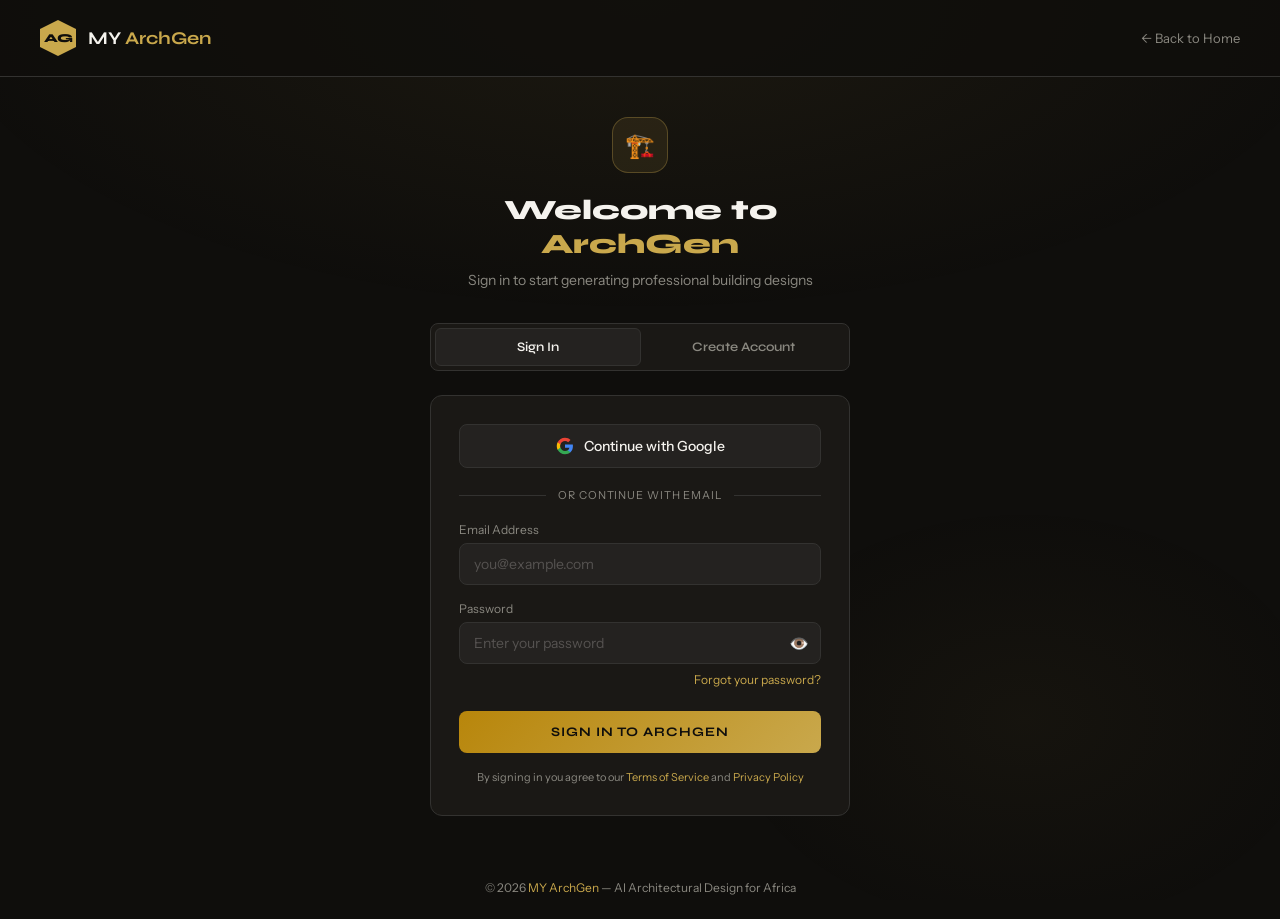
<file: auth.html>
<!DOCTYPE html>
<html lang="en">
<head>
  <meta charset="UTF-8" />
  <meta name="viewport" content="width=device-width, initial-scale=1.0" />
  <title>MY ArchGen — Sign In</title>
  <link href="https://fonts.googleapis.com/css2?family=Syne:wght@400;600;700;800&family=Instrument+Sans:wght@400;500;600&family=DM+Mono:wght@400;500&display=swap" rel="stylesheet" />
  <style>
    * { margin: 0; padding: 0; box-sizing: border-box; }
    body {
      font-family: 'Instrument Sans', sans-serif;
      background: #0F0E0C; color: #F5F3EE;
      min-height: 100vh; display: flex; flex-direction: column;
    }
    .auth-bg {
      position: fixed; inset: 0;
      background:
        radial-gradient(ellipse 80% 50% at 50% 0%, rgba(201,168,76,0.07) 0%, transparent 70%),
        radial-gradient(ellipse 40% 40% at 80% 80%, rgba(201,168,76,0.04) 0%, transparent 60%);
      pointer-events: none; z-index: 0;
    }
    .nav {
      position: relative; z-index: 10;
      padding: 20px 40px;
      display: flex; align-items: center; justify-content: space-between;
      border-bottom: 1px solid #333230;
      background: rgba(15,14,12,0.8);
    }
    .nav-logo { display: flex; align-items: center; gap: 12px; text-decoration: none; }
    .nav-mark {
      width: 36px; height: 36px; background: #C9A84C; color: #0F0E0C;
      font-family: 'Syne', sans-serif; font-weight: 800; font-size: 12px;
      display: flex; align-items: center; justify-content: center;
      clip-path: polygon(50% 0%,100% 25%,100% 75%,50% 100%,0% 75%,0% 25%);
    }
    .nav-name { font-family: 'Syne', sans-serif; font-weight: 700; font-size: 18px; color: #F5F3EE; }
    .nav-name span { color: #C9A84C; }
    .nav-back { font-size: 13px; color: #8A8880; text-decoration: none; transition: color 0.2s; }
    .nav-back:hover { color: #F5F3EE; }
    .auth-wrap {
      flex: 1; display: flex; align-items: center; justify-content: center;
      padding: 40px 20px; position: relative; z-index: 1;
    }
    .auth-box { width: 100%; max-width: 420px; }
    .auth-header { text-align: center; margin-bottom: 32px; }
    .auth-icon {
      width: 56px; height: 56px;
      background: rgba(201,168,76,0.1);
      border: 1px solid rgba(201,168,76,0.3);
      border-radius: 16px;
      display: flex; align-items: center; justify-content: center;
      font-size: 24px; margin: 0 auto 20px;
    }
    .auth-title { font-family: 'Syne', sans-serif; font-weight: 800; font-size: 28px; margin-bottom: 8px; }
    .auth-title span { color: #C9A84C; }
    .auth-sub { font-size: 14px; color: #8A8880; line-height: 1.6; }
    .auth-tabs {
      display: flex; background: #1A1815;
      border: 1px solid #333230; border-radius: 8px;
      padding: 4px; margin-bottom: 24px;
    }
    .auth-tab {
      flex: 1; padding: 10px; text-align: center;
      font-family: 'Syne', sans-serif; font-weight: 600; font-size: 13px;
      border-radius: 6px; cursor: pointer; transition: all 0.2s;
      color: #8A8880; border: none; background: transparent;
    }
    .auth-tab.active { background: #242220; color: #F5F3EE; border: 1px solid #333230; }
    .auth-card { background: #1A1815; border: 1px solid #333230; border-radius: 12px; padding: 28px; }
    .btn-google {
      width: 100%; padding: 12px; background: #242220;
      border: 1px solid #333230; border-radius: 8px; color: #F5F3EE;
      font-family: 'Instrument Sans', sans-serif; font-size: 14px; font-weight: 500;
      cursor: pointer; display: flex; align-items: center; justify-content: center;
      gap: 10px; transition: border-color 0.2s; margin-bottom: 20px;
    }
    .btn-google:hover { border-color: #C9A84C; }
    .google-icon { width: 18px; height: 18px; flex-shrink: 0; }
    .auth-divider {
      display: flex; align-items: center; gap: 12px; margin-bottom: 20px;
    }
    .auth-divider::before, .auth-divider::after { content: ''; flex: 1; height: 1px; background: #333230; }
    .auth-divider span { font-size: 11px; color: #8A8880; text-transform: uppercase; letter-spacing: 0.08em; white-space: nowrap; }
    .form-group { margin-bottom: 16px; }
    .form-label { display: block; font-size: 12px; color: #8A8880; margin-bottom: 6px; }
    .form-input {
      width: 100%; background: #242220; border: 1px solid #333230;
      color: #F5F3EE; border-radius: 8px;
      font-family: 'Instrument Sans', sans-serif; font-size: 14px;
      padding: 11px 14px; outline: none; transition: border-color 0.2s;
    }
    .form-input:focus { border-color: #C9A84C; }
    .form-input::placeholder { color: #555250; }
    .pass-wrap { position: relative; }
    .pass-wrap .form-input { padding-right: 44px; }
    .pass-toggle {
      position: absolute; right: 12px; top: 50%; transform: translateY(-50%);
      background: none; border: none; color: #8A8880; cursor: pointer;
      font-size: 16px; padding: 0; transition: color 0.2s;
    }
    .pass-toggle:hover { color: #C9A84C; }
    .forgot-link {
      display: block; text-align: right; font-size: 12px; color: #C9A84C;
      text-decoration: none; margin-top: -8px; margin-bottom: 16px; transition: opacity 0.2s;
    }
    .forgot-link:hover { opacity: 0.8; }
    .btn-submit {
      width: 100%; padding: 13px;
      background: linear-gradient(135deg, #B8860B, #C9A84C);
      border: none; color: #0F0E0C;
      font-family: 'Syne', sans-serif; font-weight: 700; font-size: 13px;
      letter-spacing: 0.08em; text-transform: uppercase;
      border-radius: 8px; cursor: pointer;
      transition: opacity 0.2s, transform 0.1s; margin-top: 8px;
    }
    .btn-submit:hover { opacity: 0.88; }
    .btn-submit:active { transform: scale(0.99); }
    .auth-error {
      display: none; background: rgba(226,75,74,0.1);
      border: 1px solid rgba(226,75,74,0.3); color: #F09595;
      border-radius: 6px; padding: 10px 14px; font-size: 12px;
      margin-bottom: 16px; line-height: 1.5;
    }
    .auth-error.show { display: block; }
    .auth-success {
      display: none; background: rgba(76,175,80,0.1);
      border: 1px solid rgba(76,175,80,0.3); color: #90EE90;
      border-radius: 6px; padding: 10px 14px; font-size: 12px;
      margin-bottom: 16px; line-height: 1.5;
    }
    .auth-success.show { display: block; }
    .auth-terms { font-size: 11px; color: #8A8880; text-align: center; margin-top: 16px; line-height: 1.6; }
    .auth-terms span { color: #C9A84C; }
    .auth-footer { text-align: center; padding: 24px; font-size: 12px; color: #8A8880; position: relative; z-index: 1; }
    .auth-footer span { color: #C9A84C; }
  </style>
</head>
<body>

  <div class="auth-bg"></div>

  <nav class="nav">
    <a href="index.html" class="nav-logo">
      <div class="nav-mark">AG</div>
      <div class="nav-name">MY <span>ArchGen</span></div>
    </a>
    <a href="index.html" class="nav-back">← Back to Home</a>
  </nav>

  <div class="auth-wrap">
    <div class="auth-box">

      <div class="auth-header">
        <div class="auth-icon">🏗️</div>
        <h1 class="auth-title">Welcome to <span>ArchGen</span></h1>
        <p class="auth-sub">Sign in to start generating professional building designs</p>
      </div>

      <div class="auth-tabs">
        <button class="auth-tab active" id="tabLogin" onclick="switchTab('login')">Sign In</button>
        <button class="auth-tab" id="tabSignup" onclick="switchTab('signup')">Create Account</button>
      </div>

      <div class="auth-card">
        <div class="auth-error" id="authError"></div>
        <div class="auth-success" id="authSuccess"></div>

        <button class="btn-google" onclick="signInWithGoogle()">
          <svg class="google-icon" viewBox="0 0 24 24">
            <path fill="#4285F4" d="M22.56 12.25c0-.78-.07-1.53-.2-2.25H12v4.26h5.92c-.26 1.37-1.04 2.53-2.21 3.31v2.77h3.57c2.08-1.92 3.28-4.74 3.28-8.09z"/>
            <path fill="#34A853" d="M12 23c2.97 0 5.46-.98 7.28-2.66l-3.57-2.77c-.98.66-2.23 1.06-3.71 1.06-2.86 0-5.29-1.93-6.16-4.53H2.18v2.84C3.99 20.53 7.7 23 12 23z"/>
            <path fill="#FBBC05" d="M5.84 14.09c-.22-.66-.35-1.36-.35-2.09s.13-1.43.35-2.09V7.07H2.18C1.43 8.55 1 10.22 1 12s.43 3.45 1.18 4.93l2.85-2.22.81-.62z"/>
            <path fill="#EA4335" d="M12 5.38c1.62 0 3.06.56 4.21 1.64l3.15-3.15C17.45 2.09 14.97 1 12 1 7.7 1 3.99 3.47 2.18 7.07l3.66 2.84c.87-2.6 3.3-4.53 6.16-4.53z"/>
          </svg>
          Continue with Google
        </button>

        <div class="auth-divider"><span>or continue with email</span></div>

        <!-- LOGIN FORM -->
        <div id="loginForm">
          <div class="form-group">
            <label class="form-label">Email Address</label>
            <input type="email" class="form-input" id="loginEmail" placeholder="you@example.com" />
          </div>
          <div class="form-group">
            <label class="form-label">Password</label>
            <div class="pass-wrap">
              <input type="password" class="form-input" id="loginPassword" placeholder="Enter your password" />
              <button class="pass-toggle" type="button" onclick="togglePass('loginPassword', this)">👁️</button>
            </div>
          </div>
          <a href="#" class="forgot-link">Forgot your password?</a>
          <button class="btn-submit" type="button" onclick="handleLogin()">
            Sign In To ArchGen
          </button>
          <div class="auth-terms">By signing in you agree to our <span>Terms of Service</span> and <span>Privacy Policy</span></div>
        </div>

        <!-- SIGNUP FORM -->
        <div id="signupForm" style="display:none">
          <div class="form-group">
            <label class="form-label">Full Name</label>
            <input type="text" class="form-input" id="signupName" placeholder="Your full name" />
          </div>
          <div class="form-group">
            <label class="form-label">Email Address</label>
            <input type="email" class="form-input" id="signupEmail" placeholder="you@example.com" />
          </div>
          <div class="form-group">
            <label class="form-label">Password</label>
            <div class="pass-wrap">
              <input type="password" class="form-input" id="signupPassword" placeholder="Minimum 6 characters" />
              <button class="pass-toggle" type="button" onclick="togglePass('signupPassword', this)">👁️</button>
            </div>
          </div>
          <div class="form-group">
            <label class="form-label">Confirm Password</label>
            <div class="pass-wrap">
              <input type="password" class="form-input" id="signupConfirm" placeholder="Repeat your password" />
              <button class="pass-toggle" type="button" onclick="togglePass('signupConfirm', this)">👁️</button>
            </div>
          </div>
          <button class="btn-submit" type="button" onclick="handleSignup()">
            Create My Account
          </button>
          <div class="auth-terms">By creating an account you agree to our <span>Terms of Service</span> and <span>Privacy Policy</span></div>
        </div>

      </div>
    </div>
  </div>

  <div class="auth-footer">© 2026 <span>MY ArchGen</span> — AI Architectural Design for Africa</div>

  <script>
    function switchTab(tab) {
      clearMessages();
      if (tab === 'login') {
        document.getElementById('loginForm').style.display  = 'block';
        document.getElementById('signupForm').style.display = 'none';
        document.getElementById('tabLogin').classList.add('active');
        document.getElementById('tabSignup').classList.remove('active');
      } else {
        document.getElementById('loginForm').style.display  = 'none';
        document.getElementById('signupForm').style.display = 'block';
        document.getElementById('tabLogin').classList.remove('active');
        document.getElementById('tabSignup').classList.add('active');
      }
    }

    function togglePass(inputId, btn) {
      const input = document.getElementById(inputId);
      if (input.type === 'password') { input.type = 'text'; btn.textContent = '🙈'; }
      else { input.type = 'password'; btn.textContent = '👁️'; }
    }

    function showError(msg) {
      const el = document.getElementById('authError');
      el.textContent = msg; el.classList.add('show');
    }

    function showSuccess(msg) {
      const el = document.getElementById('authSuccess');
      el.textContent = msg; el.classList.add('show');
    }

    function clearMessages() {
      document.getElementById('authError').classList.remove('show');
      document.getElementById('authSuccess').classList.remove('show');
    }

    function getUsers() {
      const stored = localStorage.getItem('archgen_users');
      return stored ? JSON.parse(stored) : [];
    }

    function isValidEmail(email) {
      return /^[^\s@]+@[^\s@]+\.[^\s@]+$/.test(email);
    }

    function getInitials(name) {
      return name.split(' ').map(n => n[0]).join('').toUpperCase().slice(0, 2);
    }

    function signInWithGoogle() {
      clearMessages();
      const users    = getUsers();
      const existing = users.find(u => u.provider === 'google');
      if (existing) {
        loginSuccess(existing);
      } else {
        const newUser = {
          name: 'Google User', email: 'user@gmail.com',
          avatar: 'GU', provider: 'google', plan: 'free'
        };
        users.push(newUser);
        localStorage.setItem('archgen_users', JSON.stringify(users));
        loginSuccess(newUser);
      }
    }

    function handleLogin() {
      clearMessages();
      const email    = document.getElementById('loginEmail').value.trim();
      const password = document.getElementById('loginPassword').value;

      if (!email)              { showError('Please enter your email address'); return; }
      if (!isValidEmail(email)){ showError('Please enter a valid email address'); return; }
      if (!password)           { showError('Please enter your password'); return; }
      if (password.length < 6) { showError('Password must be at least 6 characters'); return; }

      const users = getUsers();
      const user  = users.find(u => u.email === email);

      if (!user)                  { showError('No account found with this email. Please create an account first.'); return; }
      if (user.password !== password) { showError('Incorrect password. Please try again.'); return; }

      loginSuccess(user);
    }

    function handleSignup() {
      clearMessages();
      const name     = document.getElementById('signupName').value.trim();
      const email    = document.getElementById('signupEmail').value.trim();
      const password = document.getElementById('signupPassword').value;
      const confirm  = document.getElementById('signupConfirm').value;

      if (!name)               { showError('Please enter your full name'); return; }
      if (!email)              { showError('Please enter your email address'); return; }
      if (!isValidEmail(email)){ showError('Please enter a valid email address'); return; }
      if (!password)           { showError('Please enter a password'); return; }
      if (password.length < 6) { showError('Password must be at least 6 characters'); return; }
      if (password !== confirm) { showError('Passwords do not match'); return; }

      const users  = getUsers();
      const exists = users.find(u => u.email === email);
      if (exists) { showError('An account with this email already exists. Please sign in.'); return; }

      const newUser = {
        name, email, password,
        avatar: getInitials(name),
        provider: 'email',
        plan: 'free',
        createdAt: new Date().toISOString()
      };

      users.push(newUser);
      localStorage.setItem('archgen_users', JSON.stringify(users));
      showSuccess('Account created successfully! Signing you in...');
      setTimeout(() => loginSuccess(newUser), 1500);
    }

    function loginSuccess(user) {
      const users    = getUsers();
      const fullUser = users.find(u => u.email === user.email) || user;

      const session = {
        name:      fullUser.name     || user.name,
        email:     fullUser.email    || user.email,
        avatar:    fullUser.avatar   || user.avatar,
        provider:  fullUser.provider || user.provider,
        plan:      fullUser.plan     || 'free',
        planName:  fullUser.planName || 'Free',
        paidAt:    fullUser.paidAt   || null,
        loggedIn:  true,
        loginTime: new Date().toISOString()
      };

      localStorage.setItem('archgen_session', JSON.stringify(session));
      showSuccess('Welcome ' + session.name + '! Taking you to the app...');
      setTimeout(() => { window.location.href = 'app.html'; }, 1500);
    }

    function checkAlreadyLoggedIn() {
      const session = localStorage.getItem('archgen_session');
      if (session) {
        const user = JSON.parse(session);
        if (user.loggedIn) { window.location.href = 'app.html'; }
      }
    }

    checkAlreadyLoggedIn();
  </script>

</body>
</html>
</file>
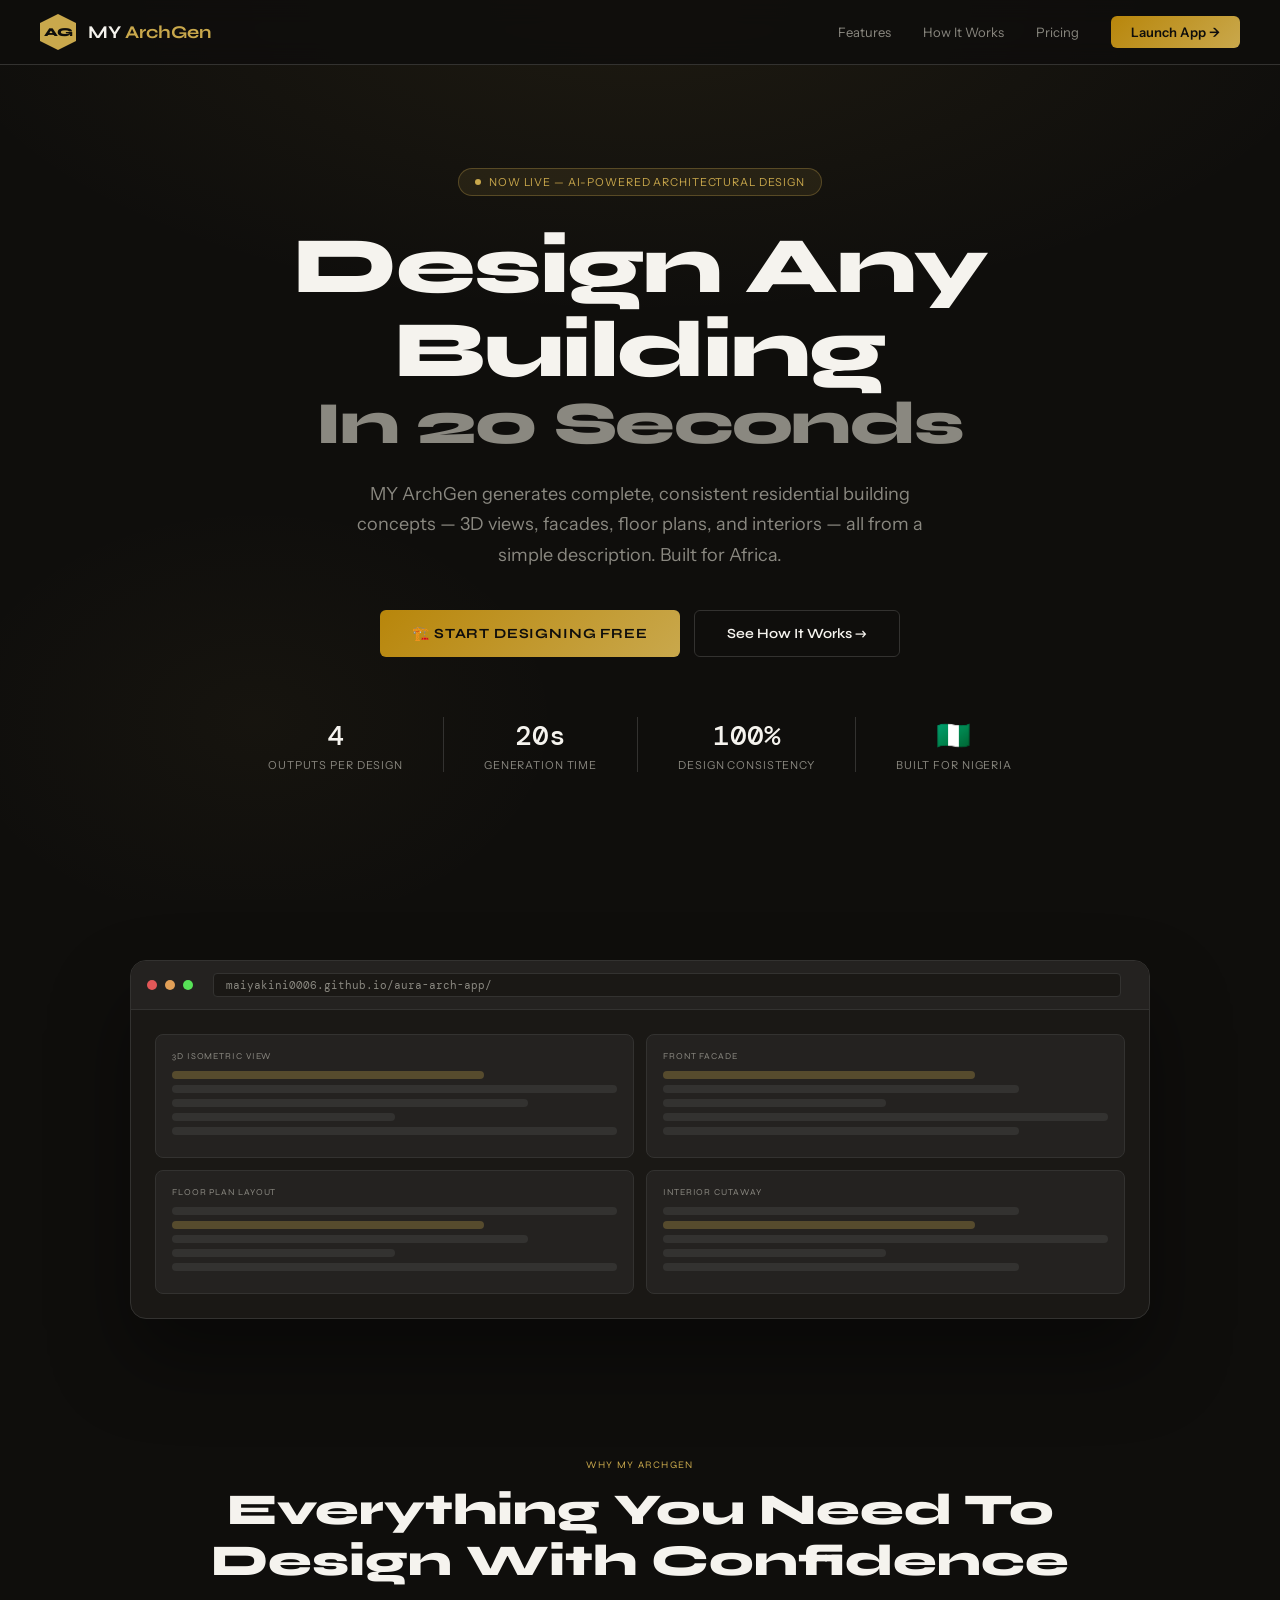
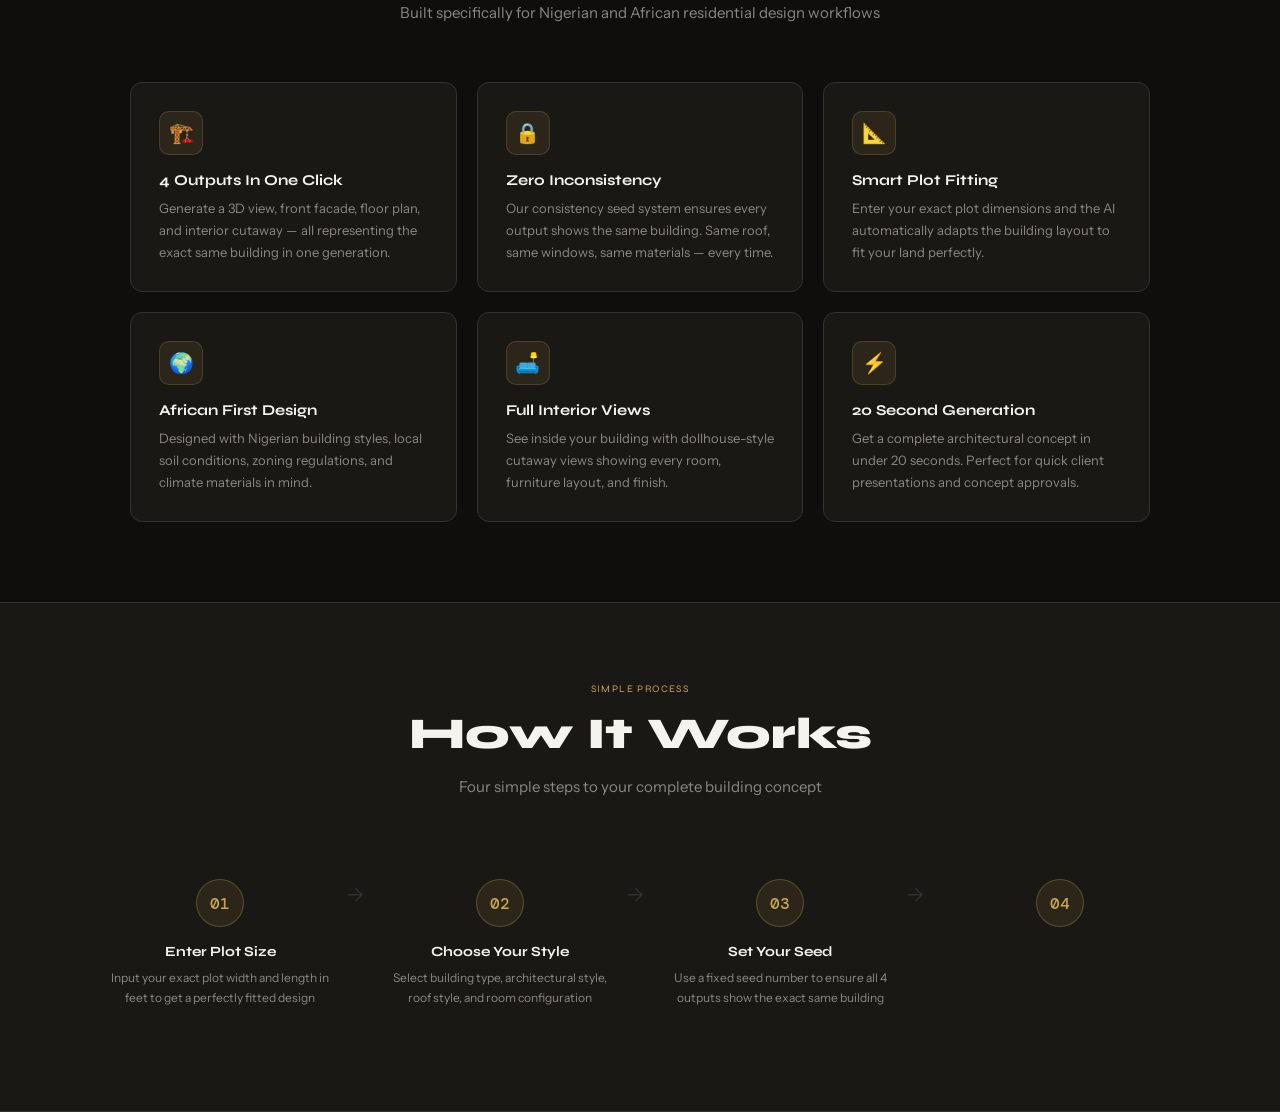
<file: landing.html>
<!DOCTYPE html>
<html lang="en">
<head>
  <meta charset="UTF-8" />
  <meta name="viewport" content="width=device-width, initial-scale=1.0" />
  <title>MY ArchGen — AI Architectural Design for Africa</title>
  <link rel="preconnect" href="https://fonts.googleapis.com" />
  <link href="https://fonts.googleapis.com/css2?family=Syne:wght@400;600;700;800&family=Instrument+Sans:wght@400;500;600&family=DM+Mono:wght@400;500&display=swap" rel="stylesheet" />
  <style>

    /* ========================
       RESET & BASE
    ======================== */
    * { margin: 0; padding: 0; box-sizing: border-box; }

    body {
      font-family: 'Instrument Sans', sans-serif;
      background: #0F0E0C;
      color: #F5F3EE;
      overflow-x: hidden;
    }

    /* ========================
       NAVBAR
    ======================== */
    .nav {
      position: fixed;
      top: 0; left: 0; right: 0;
      z-index: 100;
      background: rgba(15, 14, 12, 0.85);
      backdrop-filter: blur(12px);
      border-bottom: 1px solid #333230;
      padding: 14px 40px;
      display: flex;
      align-items: center;
      justify-content: space-between;
    }

    .nav-logo {
      display: flex;
      align-items: center;
      gap: 12px;
    }

    .nav-mark {
      width: 36px;
      height: 36px;
      background: #C9A84C;
      color: #0F0E0C;
      font-family: 'Syne', sans-serif;
      font-weight: 800;
      font-size: 12px;
      display: flex;
      align-items: center;
      justify-content: center;
      clip-path: polygon(50% 0%,100% 25%,100% 75%,50% 100%,0% 75%,0% 25%);
    }

    .nav-name {
      font-family: 'Syne', sans-serif;
      font-weight: 700;
      font-size: 18px;
    }

    .nav-name span { color: #C9A84C; }

    .nav-links {
      display: flex;
      align-items: center;
      gap: 32px;
    }

    .nav-links a {
      color: #8A8880;
      text-decoration: none;
      font-size: 13px;
      transition: color 0.2s;
    }

    .nav-links a:hover { color: #F5F3EE; }

    .nav-cta {
      background: linear-gradient(135deg, #B8860B, #C9A84C);
      color: #0F0E0C !important;
      font-weight: 600;
      padding: 8px 20px;
      border-radius: 6px;
      font-size: 13px !important;
      text-decoration: none;
      transition: opacity 0.2s !important;
    }

    .nav-cta:hover { opacity: 0.88; }

    /* ========================
       HERO SECTION
    ======================== */
    .hero {
      min-height: 100vh;
      display: flex;
      flex-direction: column;
      align-items: center;
      justify-content: center;
      text-align: center;
      padding: 120px 40px 80px;
      position: relative;
      overflow: hidden;
    }

    .hero-bg {
      position: absolute;
      inset: 0;
      background:
        radial-gradient(ellipse 80% 50% at 50% 0%, rgba(201,168,76,0.08) 0%, transparent 70%),
        radial-gradient(ellipse 40% 40% at 20% 80%, rgba(201,168,76,0.04) 0%, transparent 60%);
      pointer-events: none;
    }

    .hero-badge {
      display: inline-flex;
      align-items: center;
      gap: 8px;
      background: rgba(201,168,76,0.1);
      border: 1px solid rgba(201,168,76,0.3);
      color: #C9A84C;
      font-size: 11px;
      padding: 6px 16px;
      border-radius: 20px;
      letter-spacing: 0.08em;
      text-transform: uppercase;
      margin-bottom: 28px;
      animation: fadeUp 0.6s ease both;
    }

    .hero-badge-dot {
      width: 6px;
      height: 6px;
      border-radius: 50%;
      background: #C9A84C;
      animation: pulse 2s infinite;
    }

    @keyframes pulse {
      0%, 100% { opacity: 1; }
      50% { opacity: 0.3; }
    }

    .hero-title {
      font-family: 'Syne', sans-serif;
      font-weight: 800;
      font-size: clamp(42px, 7vw, 80px);
      line-height: 1.05;
      letter-spacing: -0.02em;
      margin-bottom: 24px;
      animation: fadeUp 0.6s ease 0.1s both;
    }

    .hero-title span { color: #C9A84C; }

    .hero-title .line2 {
      display: block;
      color: #8A8880;
      font-size: clamp(32px, 5vw, 60px);
    }

    .hero-sub {
      font-size: clamp(15px, 2vw, 18px);
      color: #8A8880;
      max-width: 580px;
      line-height: 1.7;
      margin-bottom: 40px;
      animation: fadeUp 0.6s ease 0.2s both;
    }

    .hero-buttons {
      display: flex;
      gap: 14px;
      justify-content: center;
      flex-wrap: wrap;
      margin-bottom: 60px;
      animation: fadeUp 0.6s ease 0.3s both;
    }

    .btn-primary {
      background: linear-gradient(135deg, #B8860B, #C9A84C);
      color: #0F0E0C;
      font-family: 'Syne', sans-serif;
      font-weight: 700;
      font-size: 14px;
      letter-spacing: 0.06em;
      text-transform: uppercase;
      padding: 14px 32px;
      border-radius: 6px;
      text-decoration: none;
      transition: opacity 0.2s, transform 0.1s;
      display: inline-flex;
      align-items: center;
      gap: 8px;
    }

    .btn-primary:hover { opacity: 0.88; transform: translateY(-1px); }

    .btn-secondary {
      background: transparent;
      color: #F5F3EE;
      font-family: 'Syne', sans-serif;
      font-weight: 600;
      font-size: 14px;
      padding: 14px 32px;
      border-radius: 6px;
      border: 1px solid #333230;
      text-decoration: none;
      transition: border-color 0.2s, transform 0.1s;
      display: inline-flex;
      align-items: center;
      gap: 8px;
    }

    .btn-secondary:hover { border-color: #C9A84C; transform: translateY(-1px); }

    /* ========================
       STATS BAR
    ======================== */
    .stats-bar {
      display: flex;
      gap: 40px;
      justify-content: center;
      flex-wrap: wrap;
      animation: fadeUp 0.6s ease 0.4s both;
    }

    .stat-item { text-align: center; }

    .stat-val {
      font-family: 'DM Mono', monospace;
      font-size: 28px;
      font-weight: 500;
      color: #F5F3EE;
      display: block;
    }

    .stat-key {
      font-size: 11px;
      color: #8A8880;
      text-transform: uppercase;
      letter-spacing: 0.08em;
      margin-top: 4px;
    }

    .stat-divider {
      width: 1px;
      background: #333230;
      align-self: stretch;
    }

    /* ========================
       APP PREVIEW
    ======================== */
    .preview-section {
      padding: 60px 40px;
      max-width: 1100px;
      margin: 0 auto;
    }

    .preview-frame {
      background: #1A1815;
      border: 1px solid #333230;
      border-radius: 16px;
      overflow: hidden;
      box-shadow: 0 40px 80px rgba(0,0,0,0.4);
    }

    .preview-bar {
      background: #242220;
      border-bottom: 1px solid #333230;
      padding: 12px 16px;
      display: flex;
      align-items: center;
      gap: 8px;
    }

    .preview-dot {
      width: 10px;
      height: 10px;
      border-radius: 50%;
    }

    .preview-url {
      flex: 1;
      background: #1A1815;
      border: 1px solid #333230;
      border-radius: 4px;
      padding: 4px 12px;
      font-family: 'DM Mono', monospace;
      font-size: 11px;
      color: #8A8880;
      margin: 0 12px;
    }

    .preview-inner {
      padding: 24px;
      display: grid;
      grid-template-columns: 1fr 1fr;
      gap: 12px;
    }

    .preview-card {
      background: #242220;
      border: 1px solid #333230;
      border-radius: 8px;
      padding: 16px;
      min-height: 120px;
    }

    .preview-card-label {
      font-family: 'Syne', sans-serif;
      font-size: 9px;
      letter-spacing: 0.1em;
      text-transform: uppercase;
      color: #8A8880;
      margin-bottom: 10px;
    }

    .preview-line {
      height: 8px;
      background: #333230;
      border-radius: 4px;
      margin-bottom: 6px;
    }

    .preview-line.gold { background: rgba(201,168,76,0.3); width: 70%; }
    .preview-line.short { width: 50%; }
    .preview-line.med { width: 80%; }

    /* ========================
       FEATURES SECTION
    ======================== */
    .features {
      padding: 80px 40px;
      max-width: 1100px;
      margin: 0 auto;
    }

    .section-label {
      font-family: 'Syne', sans-serif;
      font-size: 10px;
      letter-spacing: 0.14em;
      text-transform: uppercase;
      color: #C9A84C;
      text-align: center;
      margin-bottom: 14px;
    }

    .section-title {
      font-family: 'Syne', sans-serif;
      font-weight: 800;
      font-size: clamp(28px, 4vw, 44px);
      text-align: center;
      margin-bottom: 14px;
      line-height: 1.15;
    }

    .section-sub {
      text-align: center;
      color: #8A8880;
      font-size: 15px;
      max-width: 500px;
      margin: 0 auto 56px;
      line-height: 1.7;
    }

    .features-grid {
      display: grid;
      grid-template-columns: repeat(3, 1fr);
      gap: 20px;
    }

    .feature-card {
      background: #1A1815;
      border: 1px solid #333230;
      border-radius: 12px;
      padding: 28px;
      transition: border-color 0.2s, transform 0.2s;
    }

    .feature-card:hover {
      border-color: rgba(201,168,76,0.4);
      transform: translateY(-3px);
    }

    .feature-icon {
      width: 44px;
      height: 44px;
      background: rgba(201,168,76,0.1);
      border: 1px solid rgba(201,168,76,0.2);
      border-radius: 10px;
      display: flex;
      align-items: center;
      justify-content: center;
      font-size: 20px;
      margin-bottom: 16px;
    }

    .feature-title {
      font-family: 'Syne', sans-serif;
      font-weight: 700;
      font-size: 15px;
      margin-bottom: 8px;
      color: #F5F3EE;
    }

    .feature-desc {
      font-size: 13px;
      color: #8A8880;
      line-height: 1.7;
    }

    /* ========================
       HOW IT WORKS
    ======================== */
    .how {
      padding: 80px 40px;
      background: #1A1815;
      border-top: 1px solid #333230;
      border-bottom: 1px solid #333230;
    }

    .how-inner {
      max-width: 1100px;
      margin: 0 auto;
    }

    .steps-grid {
      display: grid;
      grid-template-columns: repeat(4, 1fr);
      gap: 20px;
      margin-top: 56px;
    }

    .step-card {
      text-align: center;
      padding: 24px 16px;
      position: relative;
    }

    .step-card::after {
      content: '→';
      position: absolute;
      right: -14px;
      top: 28px;
      color: #333230;
      font-size: 20px;
    }

    .step-card:last-child::after { display: none; }

    .step-num {
      width: 48px;
      height: 48px;
      background: rgba(201,168,76,0.1);
      border: 1px solid rgba(201,168,76,0.3);
      border-radius: 50%;
      display: flex;
      align-items: center;
      justify-content: center;
      font-family: 'DM Mono', monospace;
      font-size: 16px;
      font-weight: 500;
      color: #C9A84C;
      margin: 0 auto 16px;
    }

    .step-title {
      font-family: 'Syne', sans-serif;
      font-weight: 700;
      font-size: 14px;
      margin-bottom: 8px;
      color: #F5F3EE;
    }

    .step-desc {
      font-size: 12px;
      color: #8A8880;
      line-height: 1.6;
    }

    /* ========================
       PRICING SECTION
    ======================== */
    .pricing {
      padding: 80px 40px;
      max-width: 1100px;
      margin: 0 auto;
    }

    .pricing-grid {
      display: grid;
      grid-template-columns: repeat(3, 1fr);
      gap: 20px;
      margin-top: 56px;
    }

    .price-card {
      background: #1A1815;
      border: 1px solid #333230;
      border-radius: 12px;
      padding: 32px 28px;
      transition: border-color 0.2s;
      position: relative;
    }

    .price-card:hover { border-color: rgba(201,168,76,0.4); }

    .price-card.featured {
      border-color: #C9A84C;
      background: linear-gradient(160deg, #1A1815, #1f1d18);
    }

    .price-popular {
      position: absolute;
      top: -12px;
      left: 50%;
      transform: translateX(-50%);
      background: linear-gradient(135deg, #B8860B, #C9A84C);
      color: #0F0E0C;
      font-family: 'Syne', sans-serif;
      font-weight: 700;
      font-size: 10px;
      letter-spacing: 0.08em;
      text-transform: uppercase;
      padding: 4px 14px;
      border-radius: 20px;
      white-space: nowrap;
    }

    .price-plan {
      font-family: 'Syne', sans-serif;
      font-weight: 700;
      font-size: 13px;
      letter-spacing: 0.06em;
      text-transform: uppercase;
      color: #8A8880;
      margin-bottom: 12px;
    }

    .price-amount {
      font-family: 'DM Mono', monospace;
      font-size: 36px;
      font-weight: 500;
      color: #F5F3EE;
      margin-bottom: 4px;
    }

    .price-amount span {
      font-size: 14px;
      color: #8A8880;
    }

    .price-period {
      font-size: 12px;
      color: #8A8880;
      margin-bottom: 24px;
    }

    .price-divider {
      height: 1px;
      background: #333230;
      margin-bottom: 20px;
    }

    .price-features {
      list-style: none;
      margin-bottom: 28px;
    }

    .price-features li {
      font-size: 13px;
      color: #8A8880;
      padding: 6px 0;
      display: flex;
      align-items: center;
      gap: 8px;
    }

    .price-features li::before {
      content: '✓';
      color: #C9A84C;
      font-weight: 700;
      font-size: 12px;
    }

    .price-btn {
      width: 100%;
      padding: 12px;
      border-radius: 6px;
      font-family: 'Syne', sans-serif;
      font-weight: 700;
      font-size: 12px;
      letter-spacing: 0.06em;
      text-transform: uppercase;
      cursor: pointer;
      border: none;
      transition: opacity 0.2s;
      text-decoration: none;
      display: block;
      text-align: center;
    }

    .price-btn.outline {
      background: transparent;
      border: 1px solid #333230;
      color: #F5F3EE;
    }

    .price-btn.outline:hover { border-color: #C9A84C; }

    .price-btn.gold {
      background: linear-gradient(135deg, #B8860B, #C9A84C);
      color: #0F0E0C;
    }

    .price-btn.gold:hover { opacity: 0.88; }

    /* ========================
       CTA SECTION
    ======================== */
    .cta {
      padding: 100px 40px;
      text-align: center;
      background: #1A1815;
      border-top: 1px solid #333230;
      position: relative;
      overflow: hidden;
    }

    .cta-bg {
      position: absolute;
      inset: 0;
      background: radial-gradient(ellipse 60% 60% at 50% 50%, rgba(201,168,76,0.06) 0%, transparent 70%);
      pointer-events: none;
    }

    .cta-title {
      font-family: 'Syne', sans-serif;
      font-weight: 800;
      font-size: clamp(32px, 5vw, 56px);
      margin-bottom: 16px;
      line-height: 1.1;
    }

    .cta-title span { color: #C9A84C; }

    .cta-sub {
      color: #8A8880;
      font-size: 16px;
      margin-bottom: 36px;
      max-width: 480px;
      margin-left: auto;
      margin-right: auto;
      line-height: 1.7;
    }

    /* ========================
       FOOTER
    ======================== */
    .footer {
      padding: 32px 40px;
      border-top: 1px solid #333230;
      display: flex;
      align-items: center;
      justify-content: space-between;
      flex-wrap: wrap;
      gap: 16px;
    }

    .footer-copy {
      font-size: 12px;
      color: #8A8880;
    }

    .footer-copy span { color: #C9A84C; }

    .footer-tagline {
      font-family: 'DM Mono', monospace;
      font-size: 11px;
      color: #8A8880;
      letter-spacing: 0.06em;
    }

    /* ========================
       ANIMATIONS
    ======================== */
    @keyframes fadeUp {
      from { opacity: 0; transform: translateY(20px); }
      to   { opacity: 1; transform: translateY(0); }
    }

    /* ========================
       RESPONSIVE
    ======================== */
    @media (max-width: 768px) {
      .nav { padding: 12px 20px; }
      .nav-links { display: none; }
      .hero { padding: 100px 20px 60px; }
      .stats-bar { gap: 20px; }
      .stat-divider { display: none; }
      .features { padding: 60px 20px; }
      .features-grid { grid-template-columns: 1fr; }
      .steps-grid { grid-template-columns: 1fr 1fr; }
      .step-card::after { display: none; }
      .pricing-grid { grid-template-columns: 1fr; }
      .how { padding: 60px 20px; }
      .pricing { padding: 60px 20px; }
      .cta { padding: 60px 20px; }
      .footer { flex-direction: column; text-align: center; }
      .preview-inner { grid-template-columns: 1fr; }
    }

  </style>
</head>
<body>

  <!-- NAVBAR -->
  <nav class="nav">
    <div class="nav-logo">
      <div class="nav-mark">AG</div>
      <div class="nav-name">MY <span>ArchGen</span></div>
    </div>
    <div class="nav-links">
      <a href="#features">Features</a>
      <a href="#how">How It Works</a>
      <a href="#pricing">Pricing</a>
      <a href="index.html" class="nav-cta">Launch App →</a>
    </div>
  </nav>

  <!-- HERO -->
  <section class="hero">
    <div class="hero-bg"></div>
    <div class="hero-badge">
      <div class="hero-badge-dot"></div>
      Now Live — AI-Powered Architectural Design
    </div>
    <h1 class="hero-title">
      Design Any Building
      <span class="line2">In 20 Seconds</span>
    </h1>
    <p class="hero-sub">
      MY ArchGen generates complete, consistent residential building concepts — 3D views, facades, floor plans, and interiors — all from a simple description. Built for Africa.
    </p>
    <div class="hero-buttons">
      <a href="index.html" class="btn-primary">
        🏗️ Start Designing Free
      </a>
      <a href="#how" class="btn-secondary">
        See How It Works →
      </a>
    </div>
    <div class="stats-bar">
      <div class="stat-item">
        <span class="stat-val">4</span>
        <div class="stat-key">Outputs Per Design</div>
      </div>
      <div class="stat-divider"></div>
      <div class="stat-item">
        <span class="stat-val">20s</span>
        <div class="stat-key">Generation Time</div>
      </div>
      <div class="stat-divider"></div>
      <div class="stat-item">
        <span class="stat-val">100%</span>
        <div class="stat-key">Design Consistency</div>
      </div>
      <div class="stat-divider"></div>
      <div class="stat-item">
        <span class="stat-val">🇳🇬</span>
        <div class="stat-key">Built For Nigeria</div>
      </div>
    </div>
  </section>

  <!-- APP PREVIEW -->
  <section class="preview-section">
    <div class="preview-frame">
      <div class="preview-bar">
        <div class="preview-dot" style="background:#E25757"></div>
        <div class="preview-dot" style="background:#E2A057"></div>
        <div class="preview-dot" style="background:#57E257"></div>
        <div class="preview-url">maiyakini0006.github.io/aura-arch-app/</div>
      </div>
      <div class="preview-inner">
        <div class="preview-card">
          <div class="preview-card-label">3D Isometric View</div>
          <div class="preview-line gold"></div>
          <div class="preview-line"></div>
          <div class="preview-line med"></div>
          <div class="preview-line short"></div>
          <div class="preview-line"></div>
        </div>
        <div class="preview-card">
          <div class="preview-card-label">Front Facade</div>
          <div class="preview-line gold"></div>
          <div class="preview-line med"></div>
          <div class="preview-line short"></div>
          <div class="preview-line"></div>
          <div class="preview-line med"></div>
        </div>
        <div class="preview-card">
          <div class="preview-card-label">Floor Plan Layout</div>
          <div class="preview-line"></div>
          <div class="preview-line gold"></div>
          <div class="preview-line med"></div>
          <div class="preview-line short"></div>
          <div class="preview-line"></div>
        </div>
        <div class="preview-card">
          <div class="preview-card-label">Interior Cutaway</div>
          <div class="preview-line med"></div>
          <div class="preview-line gold"></div>
          <div class="preview-line"></div>
          <div class="preview-line short"></div>
          <div class="preview-line med"></div>
        </div>
      </div>
    </div>
  </section>

  <!-- FEATURES -->
  <section class="features" id="features">
    <div class="section-label">Why MY ArchGen</div>
    <h2 class="section-title">Everything You Need To<br>Design With Confidence</h2>
    <p class="section-sub">Built specifically for Nigerian and African residential design workflows</p>
    <div class="features-grid">
      <div class="feature-card">
        <div class="feature-icon">🏗️</div>
        <div class="feature-title">4 Outputs In One Click</div>
        <div class="feature-desc">Generate a 3D view, front facade, floor plan, and interior cutaway — all representing the exact same building in one generation.</div>
      </div>
      <div class="feature-card">
        <div class="feature-icon">🔒</div>
        <div class="feature-title">Zero Inconsistency</div>
        <div class="feature-desc">Our consistency seed system ensures every output shows the same building. Same roof, same windows, same materials — every time.</div>
      </div>
      <div class="feature-card">
        <div class="feature-icon">📐</div>
        <div class="feature-title">Smart Plot Fitting</div>
        <div class="feature-desc">Enter your exact plot dimensions and the AI automatically adapts the building layout to fit your land perfectly.</div>
      </div>
      <div class="feature-card">
        <div class="feature-icon">🌍</div>
        <div class="feature-title">African First Design</div>
        <div class="feature-desc">Designed with Nigerian building styles, local soil conditions, zoning regulations, and climate materials in mind.</div>
      </div>
      <div class="feature-card">
        <div class="feature-icon">🛋️</div>
        <div class="feature-title">Full Interior Views</div>
        <div class="feature-desc">See inside your building with dollhouse-style cutaway views showing every room, furniture layout, and finish.</div>
      </div>
      <div class="feature-card">
        <div class="feature-icon">⚡</div>
        <div class="feature-title">20 Second Generation</div>
        <div class="feature-desc">Get a complete architectural concept in under 20 seconds. Perfect for quick client presentations and concept approvals.</div>
      </div>
    </div>
  </section>

  <!-- HOW IT WORKS -->
  <section class="how" id="how">
    <div class="how-inner">
      <div class="section-label">Simple Process</div>
      <h2 class="section-title" style="text-align:center">How It Works</h2>
      <p class="section-sub">Four simple steps to your complete building concept</p>
      <div class="steps-grid">
        <div class="step-card">
          <div class="step-num">01</div>
          <div class="step-title">Enter Plot Size</div>
          <div class="step-desc">Input your exact plot width and length in feet to get a perfectly fitted design</div>
        </div>
        <div class="step-card">
          <div class="step-num">02</div>
          <div class="step-title">Choose Your Style</div>
          <div class="step-desc">Select building type, architectural style, roof style, and room configuration</div>
        </div>
        <div class="step-card">
          <div class="step-num">03</div>
          <div class="step-title">Set Your Seed</div>
          <div class="step-desc">Use a fixed seed number to ensure all 4 outputs show the exact same building</div>
        </div>
        <div class="step-card">
          <div class="step-num">04</div>
          <div class="step-title">
</file>
<file: style.css>
/* ========================
   FONTS & RESET
======================== */
@import url('https://fonts.googleapis.com/css2?family=Syne:wght@400;600;700;800&family=Instrument+Sans:wght@400;500;600&family=DM+Mono:wght@400;500&display=swap');

* { margin: 0; padding: 0; box-sizing: border-box; }

body {
  font-family: 'Instrument Sans', sans-serif;
  background: #0F0E0C;
  color: #F5F3EE;
  min-height: 100vh;
  transition: background 0.3s, color 0.3s;
}

/* ========================
   CSS VARIABLES
======================== */
:root {
  --bg-main: #0F0E0C;
  --bg-surface: #1A1815;
  --bg-card: #242220;
  --border: #333230;
  --text-main: #F5F3EE;
  --text-muted: #8A8880;
  --gold: #C9A84C;
  --gold-dark: #B8860B;
  --accent: #C9A84C;
  --accent-dark: #B8860B;
}

body.light {
  --bg-main: #F5F3EE;
  --bg-surface: #FFFFFF;
  --bg-card: #F0EDE8;
  --border: #DDD9D3;
  --text-main: #1A1815;
  --text-muted: #6B6860;
  --gold: var(--accent);
  --gold-dark: var(--accent-dark);
}

/* ========================
   HEADER
======================== */
.header {
  background: var(--bg-surface);
  border-bottom: 1px solid var(--border);
  padding: 12px 24px;
  display: flex;
  align-items: center;
  justify-content: space-between;
  transition: background 0.3s, border-color 0.3s;
  flex-wrap: wrap;
  gap: 8px;
  position: relative;
  z-index: 10;
}

.header-right {
  display: flex;
  align-items: center;
  gap: 10px;
  flex-wrap: wrap;
}

.logo { display: flex; align-items: center; gap: 14px; }

.logo-mark {
  width: 40px; height: 40px;
  background: var(--accent);
  color: #0F0E0C;
  font-family: 'Syne', sans-serif;
  font-weight: 800; font-size: 13px;
  display: flex; align-items: center; justify-content: center;
  clip-path: polygon(50% 0%,100% 25%,100% 75%,50% 100%,0% 75%,0% 25%);
  flex-shrink: 0;
}

.logo-text h1 {
  font-family: 'Syne', sans-serif;
  font-weight: 700; font-size: 20px;
  letter-spacing: 0.02em;
  color: var(--text-main);
}

.logo-text h1 span { color: var(--accent); }

.logo-text p {
  font-size: 11px; color: var(--text-muted);
  letter-spacing: 0.08em; text-transform: uppercase; margin-top: 2px;
}

.badge {
  background: rgba(201,168,76,0.12);
  border: 1px solid rgba(201,168,76,0.3);
  color: var(--accent); font-size: 11px;
  padding: 5px 14px; border-radius: 20px;
  letter-spacing: 0.06em; text-transform: uppercase;
}

.btn-settings {
  display: flex; align-items: center; gap: 6px;
  background: var(--bg-card);
  border: 1px solid var(--border);
  color: var(--text-muted);
  font-family: 'Instrument Sans', sans-serif;
  font-size: 12px; padding: 7px 14px;
  border-radius: 20px; cursor: pointer;
  transition: all 0.2s;
}

.btn-settings:hover { border-color: var(--accent); color: var(--accent); }

/* ========================
   USER PILL
======================== */
.user-pill {
  display: flex; align-items: center; gap: 10px;
  background: var(--bg-card);
  border: 1px solid var(--border);
  border-radius: 30px; padding: 6px 12px 6px 6px;
}

.user-avatar {
  width: 32px; height: 32px;
  background: linear-gradient(135deg, var(--accent-dark), var(--accent));
  color: #0F0E0C;
  font-family: 'Syne', sans-serif;
  font-weight: 700; font-size: 12px;
  border-radius: 50%;
  display: flex; align-items: center; justify-content: center;
  flex-shrink: 0;
}

.user-info { display: flex; flex-direction: column; }

.user-name {
  font-family: 'Syne', sans-serif;
  font-weight: 600; font-size: 12px;
  color: var(--text-main); line-height: 1.2;
}

.user-email { font-size: 10px; color: var(--text-muted); }

/* ========================
   UPGRADE MODAL
======================== */
.upgrade-modal {
  display: none; position: fixed; inset: 0;
  background: rgba(0,0,0,0.8); z-index: 2000;
  align-items: center; justify-content: center;
  backdrop-filter: blur(6px);
}
.upgrade-modal.show { display: flex; }

.upgrade-modal-box {
  background: var(--bg-surface);
  border: 1px solid var(--accent);
  border-radius: 16px; padding: 36px;
  width: 100%; max-width: 400px;
  margin: 20px; text-align: center;
}

.upgrade-modal-icon { font-size: 48px; margin-bottom: 12px; }
.upgrade-modal-title { font-family: 'Syne', sans-serif; font-weight: 800; font-size: 22px; color: var(--text-main); margin-bottom: 8px; }
.upgrade-modal-sub { font-size: 13px; color: var(--text-muted); margin-bottom: 20px; line-height: 1.6; }

.upgrade-features {
  background: var(--bg-card);
  border: 1px solid var(--border);
  border-radius: 10px; padding: 16px;
  margin-bottom: 20px; text-align: left;
}

.upgrade-feature { font-size: 13px; color: var(--text-muted); padding: 5px 0; }

.upgrade-price {
  font-family: 'DM Mono', monospace;
  font-size: 32px; font-weight: 500;
  color: var(--accent); margin-bottom: 16px;
}
.upgrade-price span { font-size: 14px; color: var(--text-muted); }

.upgrade-btn-pay {
  display: block; width: 100%; padding: 13px;
  background: linear-gradient(135deg, var(--accent-dark), var(--accent));
  border: none; color: #0F0E0C;
  font-family: 'Syne', sans-serif; font-weight: 700;
  font-size: 13px; letter-spacing: 0.08em;
  text-transform: uppercase; border-radius: 8px;
  cursor: pointer; text-decoration: none;
  transition: opacity 0.2s; margin-bottom: 10px;
}
.upgrade-btn-pay:hover { opacity: 0.88; }

.upgrade-btn-close {
  width: 100%; padding: 11px;
  background: transparent;
  border: 1px solid var(--border);
  color: var(--text-muted);
  font-family: 'Instrument Sans', sans-serif;
  font-size: 13px; border-radius: 8px;
  cursor: pointer; transition: all 0.2s;
}
.upgrade-btn-close:hover { border-color: var(--text-muted); }

/* ========================
   SETTINGS OVERLAY & PANEL
======================== */
.settings-overlay {
  display: none; position: fixed; inset: 0;
  background: rgba(0,0,0,0.6); z-index: 100;
  backdrop-filter: blur(3px);
}
.settings-overlay.show { display: block; }

.settings-panel {
  position: fixed;
  top: 0; right: -440px;
  width: 420px; height: 100vh;
  background: var(--bg-surface);
  border-left: 1px solid var(--border);
  z-index: 200;
  transition: right 0.3s cubic-bezier(0.4,0,0.2,1);
  display: flex; flex-direction: column;
  overflow: hidden;
}
.settings-panel.open { right: 0; }

.settings-header {
  padding: 20px 24px;
  border-bottom: 1px solid var(--border);
  display: flex; align-items: center;
  justify-content: space-between;
  flex-shrink: 0;
}

.settings-title {
  font-family: 'Syne', sans-serif;
  font-weight: 700; font-size: 18px;
  color: var(--text-main);
}

.settings-close {
  background: var(--bg-card);
  border: 1px solid var(--border);
  color: var(--text-muted);
  width: 32px; height: 32px;
  border-radius: 50%; cursor: pointer; font-size: 14px;
  display: flex; align-items: center; justify-content: center;
  transition: all 0.2s;
}
.settings-close:hover { border-color: var(--accent); color: var(--accent); }

.settings-body {
  flex: 1; overflow-y: auto;
  padding: 20px 24px;
  display: flex; flex-direction: column; gap: 24px;
}

.settings-section {
  background: var(--bg-card);
  border: 1px solid var(--border);
  border-radius: 12px; padding: 20px;
}

.settings-section-title {
  font-family: 'Syne', sans-serif;
  font-weight: 700; font-size: 13px;
  color: var(--text-main);
  margin-bottom: 16px; padding-bottom: 10px;
  border-bottom: 1px solid var(--border);
}

.account-avatar-row {
  display: flex; align-items: center;
  gap: 14px; margin-bottom: 18px; padding: 14px;
  background: var(--bg-main);
  border-radius: 10px; border: 1px solid var(--border);
}

.account-avatar-big {
  width: 56px; height: 56px;
  background: linear-gradient(135deg, var(--accent-dark), var(--accent));
  color: #0F0E0C;
  font-family: 'Syne', sans-serif;
  font-weight: 800; font-size: 20px;
  border-radius: 50%;
  display: flex; align-items: center; justify-content: center;
  flex-shrink: 0;
}

.account-avatar-name {
  font-family: 'Syne', sans-serif;
  font-weight: 700; font-size: 15px;
  color: var(--text-main);
}

.account-avatar-email { font-size: 12px; color: var(--text-muted); margin-top: 2px; }

.account-plan-badge {
  display: inline-block;
  background: rgba(201,168,76,0.12);
  border: 1px solid rgba(201,168,76,0.3);
  color: var(--accent);
  font-size: 10px; padding: 2px 8px;
  border-radius: 10px; margin-top: 6px;
  letter-spacing: 0.05em;
}

.settings-field { margin-bottom: 12px; }

.settings-label {
  display: block; font-size: 11px;
  color: var(--text-muted); margin-bottom: 5px;
}

.settings-input {
  width: 100%; background: var(--bg-main);
  border: 1px solid var(--border); color: var(--text-main);
  border-radius: 8px;
  font-family: 'Instrument Sans', sans-serif;
  font-size: 13px; padding: 9px 12px;
  outline: none; transition: border-color 0.2s;
}
.settings-input:focus { border-color: var(--accent); }
.settings-input::placeholder { color: var(--text-muted); }

.settings-btn-save {
  width: 100%; padding: 11px;
  background: linear-gradient(135deg, var(--accent-dark), var(--accent));
  border: none; color: #0F0E0C;
  font-family: 'Syne', sans-serif; font-weight: 700; font-size: 12px;
  letter-spacing: 0.06em; text-transform: uppercase;
  border-radius: 8px; cursor: pointer;
  transition: opacity 0.2s; margin-top: 4px;
}
.settings-btn-save:hover { opacity: 0.88; }

.settings-msg { font-size: 12px; margin-top: 8px; text-align: center; min-height: 18px; }
.settings-msg.success { color: #4CAF50; }
.settings-msg.error { color: #F09595; }

.theme-toggle-row { display: flex; gap: 8px; }

.theme-btn {
  flex: 1; padding: 10px;
  background: var(--bg-main);
  border: 1px solid var(--border); color: var(--text-muted);
  font-family: 'Instrument Sans', sans-serif;
  font-size: 12px; border-radius: 8px;
  cursor: pointer; transition: all 0.2s;
}
.theme-btn:hover { border-color: var(--accent); color: var(--accent); }
.theme-btn.active { background: rgba(201,168,76,0.12); border-color: var(--accent); color: var(--accent); font-weight: 600; }

.color-picker-row { display: flex; gap: 10px; flex-wrap: wrap; margin-top: 4px; }

.color-dot {
  width: 32px; height: 32px; border-radius: 50%;
  cursor: pointer; border: 3px solid transparent;
  transition: all 0.2s; position: relative;
}
.color-dot:hover { transform: scale(1.15); }
.color-dot.active { border-color: var(--text-main); box-shadow: 0 0 0 2px var(--bg-card); }
.color-dot.active::after { content: '✓'; position: absolute; inset: 0; display: flex; align-items: center; justify-content: center; color: #0F0E0C; font-size: 14px; font-weight: 700; }

.language-grid { display: grid; grid-template-columns: 1fr 1fr; gap: 8px; }

.lang-btn {
  padding: 10px 12px;
  background: var(--bg-main);
  border: 1px solid var(--border); color: var(--text-muted);
  font-family: 'Instrument Sans', sans-serif;
  font-size: 12px; border-radius: 8px;
  cursor: pointer; transition: all 0.2s; text-align: left;
}
.lang-btn:hover { border-color: var(--accent); color: var(--accent); }
.lang-btn.active { background: rgba(201,168,76,0.12); border-color: var(--accent); color: var(--accent); font-weight: 600; }

.plan-card-current {
  background: var(--bg-main);
  border: 1px solid var(--border);
  border-radius: 10px; padding: 16px;
}

.plan-card-top { display: flex; align-items: center; justify-content: space-between; margin-bottom: 12px; }
.plan-name { font-family: 'Syne', sans-serif; font-weight: 700; font-size: 15px; color: var(--text-main); }
.plan-price { font-family: 'DM Mono', monospace; font-size: 14px; color: var(--accent); }
.plan-features-list { margin-bottom: 14px; }
.plan-feature { font-size: 12px; color: var(--text-muted); padding: 4px 0; }

.btn-upgrade {
  width: 100%; padding: 11px;
  background: linear-gradient(135deg, var(--accent-dark), var(--accent));
  border: none; color: #0F0E0C;
  font-family: 'Syne', sans-serif; font-weight: 700; font-size: 12px;
  letter-spacing: 0.06em; text-transform: uppercase;
  border-radius: 8px; cursor: pointer; transition: opacity 0.2s;
}
.btn-upgrade:hover { opacity: 0.88; }

.coming-soon-list { display: flex; flex-direction: column; gap: 10px; }

.coming-soon-item {
  display: flex; align-items: center;
  gap: 12px; padding: 12px;
  background: var(--bg-main);
  border: 1px solid var(--border);
  border-radius: 8px;
}

.coming-soon-icon { font-size: 20px; flex-shrink: 0; }
.coming-soon-name { font-family: 'Syne', sans-serif; font-weight: 600; font-size: 13px; color: var(--text-main); }
.coming-soon-desc { font-size: 11px; color: var(--text-muted); margin-top: 2px; }

.coming-soon-tag {
  margin-left: auto; flex-shrink: 0;
  background: rgba(201,168,76,0.1);
  border: 1px solid rgba(201,168,76,0.2);
  color: var(--accent);
  font-size: 10px; padding: 3px 8px;
  border-radius: 10px; letter-spacing: 0.06em;
}

.btn-danger {
  width: 100%; padding: 11px;
  background: rgba(226,75,74,0.1);
  border: 1px solid rgba(226,75,74,0.3);
  color: #F09595;
  font-family: 'Syne', sans-serif; font-weight: 600; font-size: 12px;
  border-radius: 8px; cursor: pointer;
  transition: all 0.2s; margin-bottom: 8px;
}
.btn-danger:hover { background: rgba(226,75,74,0.2); border-color: #E24B4A; }

.btn-signout-full {
  width: 100%; padding: 11px;
  background: var(--bg-main);
  border: 1px solid var(--border); color: var(--text-muted);
  font-family: 'Syne', sans-serif; font-weight: 600; font-size: 12px;
  border-radius: 8px; cursor: pointer; transition: all 0.2s;
}
.btn-signout-full:hover { border-color: var(--text-muted); color: var(--text-main); }

/* ========================
   CHAT FLOATING BUTTON
======================== */
.chat-fab {
  position: fixed;
  bottom: 28px; right: 28px;
  width: 58px; height: 58px;
  background: linear-gradient(135deg, var(--accent-dark), var(--accent));
  border: none; border-radius: 50%;
  cursor: pointer; z-index: 500;
  display: flex; align-items: center; justify-content: center;
  box-shadow: 0 4px 20px rgba(201,168,76,0.4);
  transition: transform 0.2s, box-shadow 0.2s;
}
.chat-fab:hover { transform: scale(1.08); box-shadow: 0 6px 28px rgba(201,168,76,0.5); }
.chat-fab-icon { font-size: 24px; }

.chat-fab-badge {
  position: absolute; top: -4px; right: -4px;
  width: 18px; height: 18px;
  background: #E24B4A; color: white;
  font-size: 10px; font-weight: 700;
  border-radius: 50%;
  display: flex; align-items: center; justify-content: center;
  border: 2px solid var(--bg-main);
}

/* ========================
   CHAT OVERLAY
======================== */
.chat-overlay {
  display: none; position: fixed; inset: 0;
  background: rgba(0,0,0,0.5); z-index: 550;
  backdrop-filter: blur(2px);
}
.chat-overlay.show { display: block; }

/* ========================
   CHAT DRAWER
======================== */
.chat-drawer {
  position: fixed;
  bottom: 100px; right: 28px;
  width: 360px; height: 520px;
  background: var(--bg-surface);
  border: 1px solid var(--border);
  border-radius: 16px;
  z-index: 600;
  display: flex; flex-direction: column;
  overflow: hidden;
  box-shadow: 0 20px 60px rgba(0,0,0,0.4);
  transform: scale(0.8) translateY(20px);
  opacity: 0;
  pointer-events: none;
  transition: all 0.3s cubic-bezier(0.4,0,0.2,1);
}

.chat-drawer.open {
  transform: scale(1) translateY(0);
  opacity: 1;
  pointer-events: all;
}

/* ========================
   CHAT HEADER
======================== */
.chat-header {
  padding: 14px 16px;
  border-bottom: 1px solid var(--border);
  display: flex; align-items: center;
  justify-content: space-between;
  background: var(--bg-card);
  flex-shrink: 0;
}

.chat-header-info { display: flex; align-items: center; gap: 10px; }

.chat-avatar {
  width: 36px; height: 36px;
  background: linear-gradient(135deg, var(--accent-dark), var(--accent));
  border-radius: 50%;
  display: flex; align-items: center; justify-content: center;
  font-size: 18px;
}

.chat-name {
  font-family: 'Syne', sans-serif;
  font-weight: 700; font-size: 13px;
  color: var(--text-main);
}

.chat-status {
  display: flex; align-items: center; gap: 5px;
  font-size: 11px; color: var(--text-muted);
}

.chat-status-dot {
  width: 6px; height: 6px; border-radius: 50%;
  background: #4CAF50;
  box-shadow: 0 0 6px rgba(76,175,80,0.6);
  animation: pulse-dot 2s infinite;
}

@keyframes pulse-dot {
  0%, 100% { opacity: 1; }
  50% { opacity: 0.4; }
}

.chat-header-actions { display: flex; align-items: center; gap: 8px; }

.chat-voice-toggle {
  background: var(--bg-main);
  border: 1px solid var(--border);
  color: var(--text-muted);
  width: 30px; height: 30px;
  border-radius: 8px; cursor: pointer;
  font-size: 14px; transition: all 0.2s;
  display: flex; align-items: center; justify-content: center;
}
.chat-voice-toggle:hover { border-color: var(--accent); color: var(--accent); }
.chat-voice-toggle.active { background: rgba(201,168,76,0.15); border-color: var(--accent); color: var(--accent); }

.chat-close {
  background: var(--bg-main);
  border: 1px solid var(--border);
  color: var(--text-muted);
  width: 30px; height: 30px;
  border-radius: 8px; cursor: pointer;
  font-size: 13px; transition: all 0.2s;
  display: flex; align-items: center; justify-content: center;
}
.chat-close:hover { border-color: #E24B4A; color: #F09595; }

/* ========================
   CHAT MESSAGES
======================== */
.chat-messages {
  flex: 1; overflow-y: auto;
  padding: 16px; display: flex;
  flex-direction: column; gap: 12px;
  scroll-behavior: smooth;
}

.chat-msg {
  display: flex; gap: 8px; align-items: flex-end;
}

.chat-msg.user { flex-direction: row-reverse; }

.chat-msg-avatar {
  width: 28px; height: 28px;
  border-radius: 50%; flex-shrink: 0;
  background: var(--bg-card);
  border: 1px solid var(--border);
  display: flex; align-items: center; justify-content: center;
  font-size: 14px;
}

.chat-msg.user .chat-msg-avatar {
  background: linear-gradient(135deg, var(--accent-dark), var(--accent));
  font-size: 11px; color: #0F0E0C;
  font-family: 'Syne', sans-serif; font-weight: 700;
}

.chat-msg-bubble { max-width: 75%; }

.chat-msg-text {
  padding: 10px 14px;
  border-radius: 12px;
  font-size: 13px; line-height: 1.6;
  color: var(--text-main);
  word-wrap: break-word;
}

.chat-msg.assistant .chat-msg-text {
  background: var(--bg-card);
  border: 1px solid var(--border);
  border-bottom-left-radius: 4px;
}

.chat-msg.user .chat-msg-text {
  background: linear-gradient(135deg, var(--accent-dark), var(--accent));
  color: #0F0E0C;
  border-bottom-right-radius: 4px;
}

.chat-msg-time {
  font-size: 10px; color: var(--text-muted);
  margin-top: 4px; padding: 0 4px;
}

.chat-msg.user .chat-msg-time { text-align: right; }

/* Typing indicator */
.chat-typing {
  display: flex; gap: 4px;
  padding: 12px 16px;
  background: var(--bg-card);
  border: 1px solid var(--border);
  border-radius: 12px; border-bottom-left-radius: 4px;
  width: fit-content;
}

.chat-typing span {
  width: 6px; height: 6px;
  background: var(--text-muted);
  border-radius: 50%;
  animation: typing 1.2s infinite;
}

.chat-typing span:nth-child(2) { animation-delay: 0.2s; }
.chat-typing span:nth-child(3) { animation-delay: 0.4s; }

@keyframes typing {
  0%, 60%, 100% { transform: translateY(0); opacity: 0.4; }
  30% { transform: translateY(-6px); opacity: 1; }
}

/* ========================
   CHAT SUGGESTIONS
======================== */
.chat-suggestions {
  padding: 0 12px 10px;
  display: flex; flex-wrap: wrap; gap: 6px;
  flex-shrink: 0;
}

.chat-suggestion {
  background: var(--bg-card);
  border: 1px solid var(--border);
  color: var(--text-muted);
  font-family: 'Instrument Sans', sans-serif;
  font-size: 11px; padding: 5px 10px;
  border-radius: 20px; cursor: pointer;
  transition: all 0.2s; white-space: nowrap;
}
.chat-suggestion:hover { border-color: var(--accent); color: var(--accent); }

/* ========================
   CHAT INPUT
======================== */
.chat-input-row {
  padding: 12px;
  border-top: 1px solid var(--border);
  display: flex; align-items: center; gap: 8px;
  flex-shrink: 0;
  background: var(--bg-card);
}

.chat-mic-btn {
  width: 36px; height: 36px;
  background: var(--bg-main);
  border: 1px solid var(--border);
  border-radius: 50%; cursor: pointer;
  font-size: 16px; transition: all 0.2s;
  display: flex; align-items: center; justify-content: center;
  flex-shrink: 0;
}
.chat-mic-btn:hover { border-color: var(--accent); }
.chat-mic-btn.listening { background: rgba(226,75,74,0.15); border-color: #E24B4A; animation: mic-pulse 1s infinite; }

@keyframes mic-pulse {
  0%, 100% { box-shadow: 0 0 0 0 rgba(226,75,74,0.4); }
  50% { box-shadow: 0 0 0 8px rgba(226,75,74,0); }
}

.chat-input {
  flex: 1; background: var(--bg-main);
  border: 1px solid var(--border); color: var(--text-main);
  border-radius: 20px; padding: 8px 14px;
  font-family: 'Instrument Sans', sans-serif;
  font-size: 13px; outline: none;
  transition: border-color 0.2s;
}
.chat-input:focus { border-color: var(--accent); }
.chat-input::placeholder { color: var(--text-muted); }

.chat-send-btn {
  width: 36px; height: 36px;
  background: linear-gradient(135deg, var(--accent-dark), var(--accent));
  border: none; border-radius: 50%; cursor: pointer;
  font-size: 14px; color: #0F0E0C;
  display: flex; align-items: center; justify-content: center;
  transition: opacity 0.2s; flex-shrink: 0;
}
.chat-send-btn:hover { opacity: 0.88; }

/* ========================
   MAIN LAYOUT
======================== */
.main { display: flex; height: calc(100vh - 65px); }

.panel {
  width: 320px; min-width: 320px;
  background: var(--bg-surface);
  border-right: 1px solid var(--border);
  padding: 20px; overflow-y: auto;
  transition: background 0.3s, border-color 0.3s;
}

.canvas {
  flex: 1; background: var(--bg-main);
  padding: 24px; overflow-y: auto;
  transition: background 0.3s;
}

.section { margin-bottom: 22px; }

.section-title {
  font-family: 'Syne', sans-serif;
  font-weight: 600; font-size: 10px;
  letter-spacing: 0.12em; text-transform: uppercase;
  color: var(--text-muted); margin-bottom: 10px;
  display: flex; align-items: center; gap: 8px;
}
.section-title::after { content: ''; flex: 1; height: 1px; background: var(--border); }

label { display: block; font-size: 12px; color: var(--text-muted); margin-bottom: 5px; }

.row { display: flex; gap: 10px; margin-bottom: 10px; }
.field { flex: 1; }

input[type="number"],
input[type="text"],
select, textarea {
  width: 100%; background: var(--bg-card);
  border: 1px solid var(--border); color: var(--text-main);
  border-radius: 6px;
  font-family: 'Instrument Sans', sans-serif;
  font-size: 13px; padding: 8px 12px;
  outline: none;
  transition: border-color 0.2s, background 0.3s, color 0.3s;
}
input[type="number"]:focus, input[type="text"]:focus,
select:focus, textarea:focus { border-color: var(--accent); }

select {
  appearance: none;
  background-image: url("data:image/svg+xml,%3Csvg xmlns='http://www.w3.org/2000/svg' width='12' height='8' viewBox='0 0 12 8'%3E%3Cpath d='M1 1l5 5 5-5' stroke='%238A8880' stroke-width='1.5' fill='none'/%3E%3C/svg%3E");
  background-repeat: no-repeat;
  background-position: right 10px center;
  cursor: pointer;
}

textarea { resize: vertical; min-height: 90px; line-height: 1.6; }

.input-unit { display: flex; }
.input-unit input { border-radius: 6px 0 0 6px; border-right: none; }
.unit {
  background: var(--border); border: 1px solid var(--border);
  color: var(--text-muted); font-size: 12px;
  padding: 8px 10px; border-radius: 0 6px 6px 0;
  display: flex; align-items: center;
}

.toggle-group { display: flex; flex-wrap: wrap; gap: 6px; }

.toggle {
  background: var(--bg-card); border: 1px solid var(--border);
  color: var(--text-muted);
  font-family: 'Instrument Sans', sans-serif;
  font-size: 11px; padding: 6px 12px;
  border-radius: 4px; cursor: pointer;
  transition: all 0.2s; letter-spacing: 0.03em;
}
.toggle:hover { border-color: var(--accent); color: var(--accent); }
.toggle.active { background: rgba(201,168,76,0.15); border-color: var(--accent); color: var(--accent); }

.seed-row { display: flex; gap: 8px; }
.seed-row input { flex: 1; }

.btn-random {
  background: var(--bg-card); border: 1px solid var(--border);
  color: var(--text-muted);
  font-family: 'Instrument Sans', sans-serif;
  font-size: 11px; padding: 8px 12px;
  border-radius: 6px; cursor: pointer;
  white-space: nowrap; transition: all 0.2s;
}
.btn-random:hover { border-color: var(--accent); color: var(--accent); }

.seed-info {
  background: rgba(201,168,76,0.06);
  border: 1px solid rgba(201,168,76,0.2);
  border-radius: 6px; padding: 8px 12px;
  font-size: 11px; color: var(--text-muted);
  margin-top: 8px; line-height: 1.5;
}

.btn-generate {
  width: 100%; padding: 14px;
  background: linear-gradient(135deg, var(--accent-dark), var(--accent));
  border: none; color: #0F0E0C;
  font-family: 'Syne', sans-serif; font-weight: 700; font-size: 13px;
  letter-spacing: 0.08em; text-transform: uppercase;
  border-radius: 6px; cursor: pointer;
  transition: opacity 0.2s, transform 0.1s; margin-top: 8px;
}
.btn-generate:hover { opacity: 0.88; }
.btn-generate:active { transform: scale(0.98); }
.btn-generate:disabled { opacity: 0.4; cursor: not-allowed; }

.projects-list { display: flex; flex-direction: column; gap: 8px; max-height: 300px; overflow-y: auto; }

.no-projects {
  font-size: 12px; color: var(--text-muted);
  text-align: center; padding: 20px; line-height: 1.6;
  background: var(--bg-card);
  border: 1px dashed var(--border); border-radius: 8px;
}

.project-item {
  background: var(--bg-card); border: 1px solid var(--border);
  border-radius: 8px; padding: 10px 12px;
  cursor: pointer; transition: border-color 0.2s;
  display: flex; align-items: center;
  justify-content: space-between; gap: 8px;
}
.project-item:hover { border-color: var(--accent); }

.project-item-info { flex: 1; min-width: 0; }

.project-item-name {
  font-family: 'Syne', sans-serif; font-weight: 600; font-size: 12px;
  color: var(--text-main);
  white-space: nowrap; overflow: hidden; text-overflow: ellipsis;
}

.project-item-meta { font-size: 10px; color: var(--text-muted); margin-top: 2px; }

.project-item-delete {
  background: none; border: none; color: var(--text-muted);
  font-size: 14px; cursor: pointer; padding: 2px 4px;
  border-radius: 4px; transition: color 0.2s; flex-shrink: 0;
}
.project-item-delete:hover { color: #F09595; }

.canvas-header {
  display: flex; align-items: center; justify-content: space-between;
  margin-bottom: 20px; flex-wrap: wrap; gap: 10px;
}

.canvas-title {
  font-family: 'Syne', sans-serif; font-weight: 700; font-size: 20px;
  color: var(--text-main);
}

.canvas-actions { display: flex; align-items: center; gap: 12px; }

.btn-save {
  background: rgba(201,168,76,0.12);
  border: 1px solid rgba(201,168,76,0.4);
  color: var(--accent);
  font-family: 'Syne', sans-serif; font-weight: 600; font-size: 12px;
  padding: 7px 14px; border-radius: 6px;
  cursor: pointer; transition: all 0.2s; letter-spacing: 0.04em;
}
.btn-save:hover { background: rgba(201,168,76,0.2); border-color: var(--accent); }

.status-row { display: flex; align-items: center; gap: 8px; }

.status-dot {
  width: 8px; height: 8px; border-radius: 50%;
  background: var(--border); transition: background 0.3s;
}
.status-dot.active { background: #4CAF50; box-shadow: 0 0 8px rgba(76,175,80,0.5); }

.status-text { font-size: 12px; color: var(--text-muted); }

.save-modal {
  display: none; position: fixed; inset: 0;
  background: rgba(0,0,0,0.7); z-index: 1000;
  align-items: center; justify-content: center;
  backdrop-filter: blur(4px);
}
.save-modal.show { display: flex; }

.save-modal-box {
  background: var(--bg-surface); border: 1px solid var(--border);
  border-radius: 12px; padding: 28px;
  width: 100%; max-width: 380px; margin: 20px;
}

.save-modal-title { font-family: 'Syne', sans-serif; font-weight: 700; font-size: 18px; color: var(--text-main); margin-bottom: 6px; }
.save-modal-sub { font-size: 13px; color: var(--text-muted); margin-bottom: 16px; }

.save-modal-input {
  width: 100%; background: var(--bg-card);
  border: 1px solid var(--border); color: var(--text-main);
  border-radius: 8px;
  font-family: 'Instrument Sans', sans-serif;
  font-size: 14px; padding: 10px 14px;
  outline: none; margin-bottom: 16px;
  transition: border-color 0.2s;
}
.save-modal-input:focus { border-color: var(--accent); }

.save-modal-btns { display: flex; gap: 10px; }

.save-modal-cancel {
  flex: 1; padding: 10px; background: transparent;
  border: 1px solid var(--border); color: var(--text-muted);
  font-family: 'Syne', sans-serif; font-weight: 600; font-size: 12px;
  border-radius: 6px; cursor: pointer; transition: all 0.2s;
}
.save-modal-cancel:hover { border-color: var(--text-muted); }

.save-modal-confirm {
  flex: 1; padding: 10px;
  background: linear-gradient(135deg, var(--accent-dark), var(--accent));
  border: none; color: #0F0E0C;
  font-family: 'Syne', sans-serif; font-weight: 700; font-size: 12px;
  letter-spacing: 0.06em; text-transform: uppercase;
  border-radius: 6px; cursor: pointer; transition: opacity 0.2s;
}
.save-modal-confirm:hover { opacity: 0.88; }

.error-box {
  display: none; background: rgba(226,75,74,0.1);
  border: 1px solid rgba(226,75,74,0.3); color: #F09595;
  border-radius: 6px; padding: 10px 14px; font-size: 12px;
  margin-bottom: 14px; line-height: 1.5;
}
.error-box.show { display: block; }

.summary-card {
  display: none; background: var(--bg-card);
  border: 1px solid var(--border); border-radius: 8px;
  padding: 16px 20px; margin-bottom: 16px;
  transition: background 0.3s, border-color 0.3s;
}
.summary-card.show { display: block; }

.summary-title {
  font-family: 'Syne', sans-serif; font-weight: 700; font-size: 14px;
  color: var(--accent); margin-bottom: 12px;
}

.summary-grid { display: grid; grid-template-columns: repeat(4,1fr); gap: 12px; }
.summary-item { text-align: center; }

.summary-val {
  font-family: 'DM Mono', monospace; font-size: 18px; font-weight: 500;
  color: var(--text-main);
}

.summary-key {
  font-size: 9px; color: var(--text-muted);
  text-transform: uppercase; letter-spacing: 0.08em; margin-top: 3px;
}

.output-grid {
  display: grid; grid-template-columns: 1fr 1fr;
  gap: 14px; margin-bottom: 14px;
}

.output-card {
  background: var(--bg-card); border: 1px solid var(--border);
  border-radius: 8px; overflow: hidden;
  transition: border-color 0.2s, background 0.3s;
}
.output-card:hover { border-color: rgba(201,168,76,0.4); }

.specs-card { display: none; }
.specs-card.show { display: block; }

.card-header { padding: 10px 16px; border-bottom: 1px solid var(--border); }

.card-type {
  font-family: 'Syne', sans-serif; font-weight: 600; font-size: 10px;
  letter-spacing: 0.1em; text-transform: uppercase; color: var(--text-muted);
}

.card-body {
  padding: 0; min-height: 200px;
  display: flex; flex-direction: column;
  align-items: flex-start; justify-content: flex-start;
  position: relative; overflow: hidden;
}

.svg-display { display: none; width: 100%; line-height: 0; }
.svg-display svg { width: 100%; height: auto; display: block; }

.placeholder {
  text-align: center; color: var(--text-muted);
  width: 100%; display: flex; flex-direction: column;
  align-items: center; justify-content: center;
  min-height: 200px; padding: 20px;
}

.ph-icon { font-size: 30px; margin-bottom: 10px; opacity: 0.4; }
.ph-text { font-size: 11px; letter-spacing: 0.04em; }

.loading {
  display: none; flex-direction: column;
  align-items: center; justify-content: center;
  gap: 12px; color: var(--text-muted);
  font-size: 11px; letter-spacing: 0.05em;
  width: 100%; min-height: 200px;
}
.loading.show { display: flex; }

.spinner {
  width: 30px; height: 30px;
  border: 2px solid var(--border);
  border-top-color: var(--accent);
  border-radius: 50%;
  animation: spin 0.8s linear infinite;
}
@keyframes spin { to { transform: rotate(360deg); } }

.result-text {
  display: none; font-size: 12px; line-height: 1.8;
  color: var(--text-main); white-space: pre-wrap;
  width: 100%; text-align: left; padding: 16px;
  word-wrap: break-word;
}

/* ========================
   RESPONSIVE
======================== */
@media (max-width: 900px) { .output-grid { grid-template-columns: 1fr; } }

@media (max-width: 768px) {
  .main { flex-direction: column; height: auto; }
  .panel { width: 100%; min-width: unset; border-right: none; border-bottom: 1px solid var(--border); }
  .summary-grid { grid-template-columns: repeat(2,1fr); }
  .header { padding: 10px 16px; }
  .canvas { padding: 16px; }
  .user-info { display: none; }
  .output-grid { grid-template-columns: 1fr; }
  .chat-drawer { width: calc(100vw - 32px); right: 16px; bottom: 90px; }
  .chat-fab { bottom: 20px; right: 20px; }
  .settings-panel { width: 100%; right: -100%; }
}
</file>
